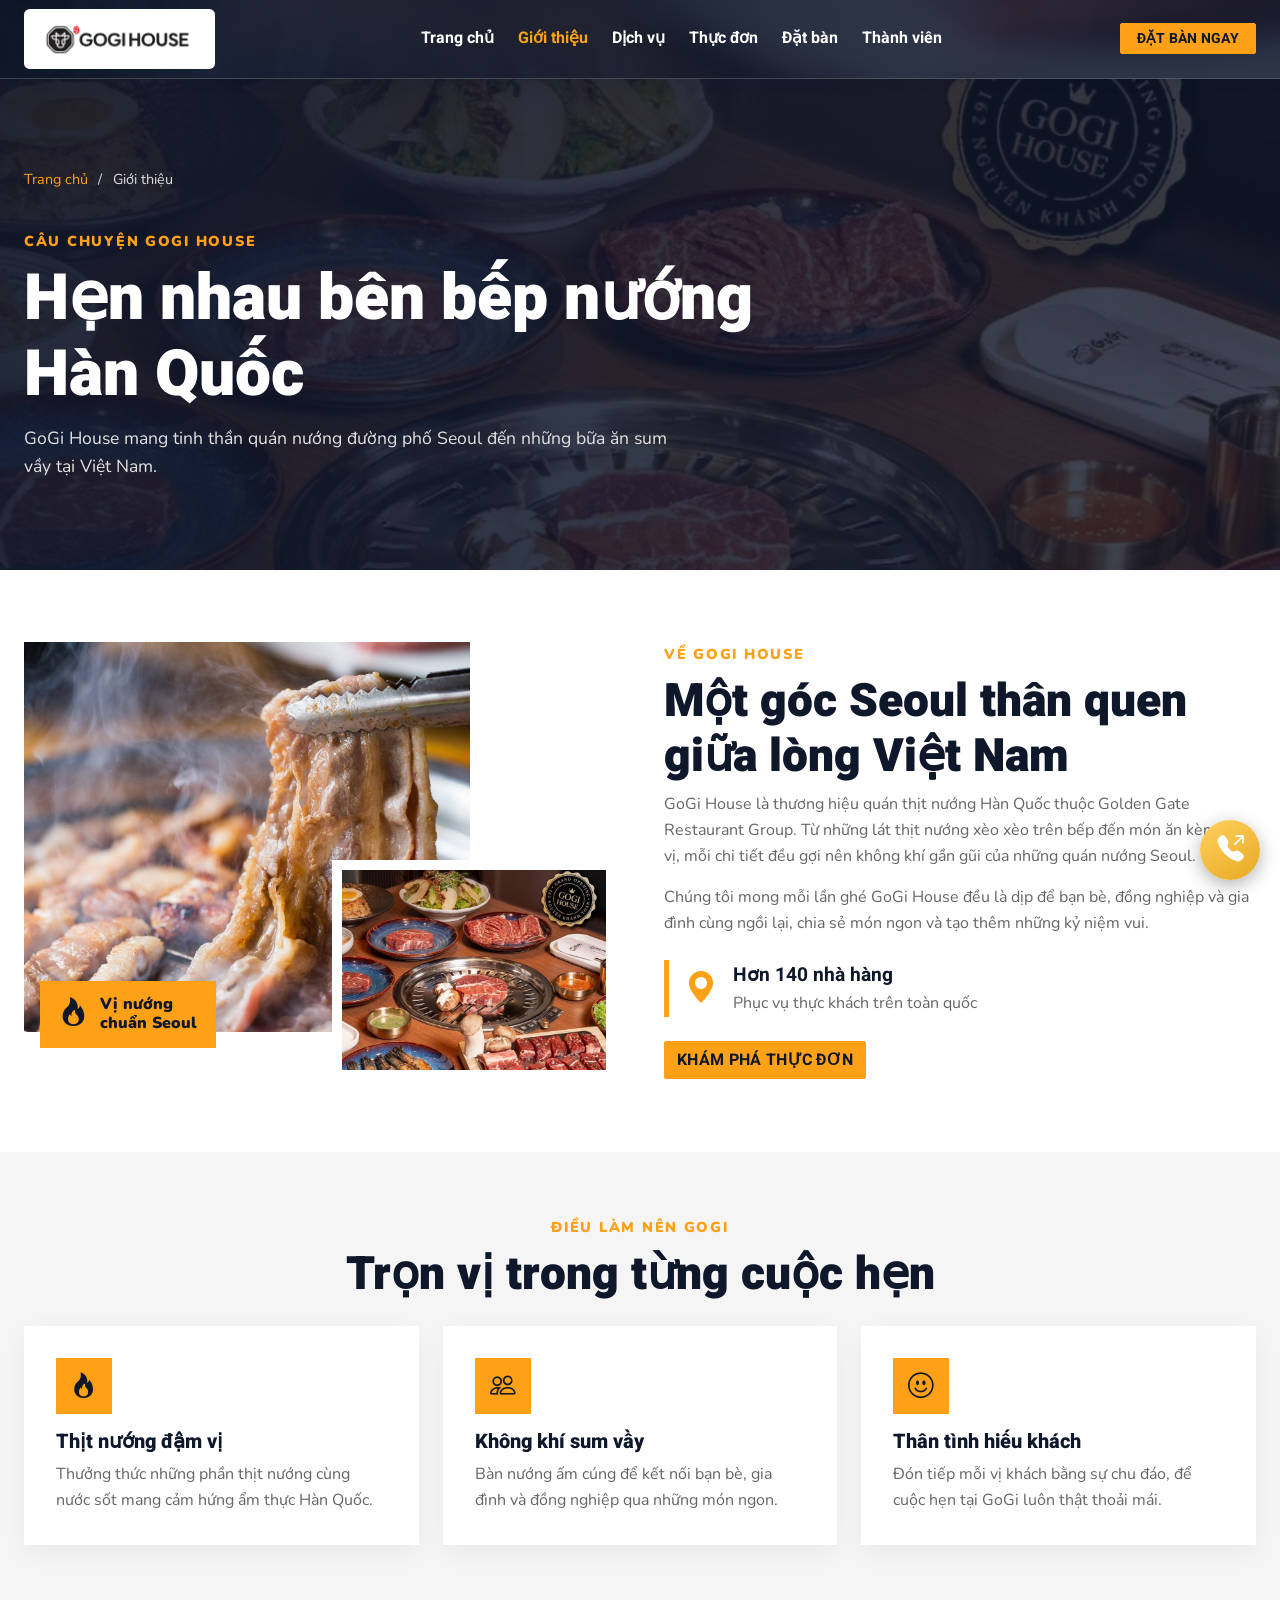
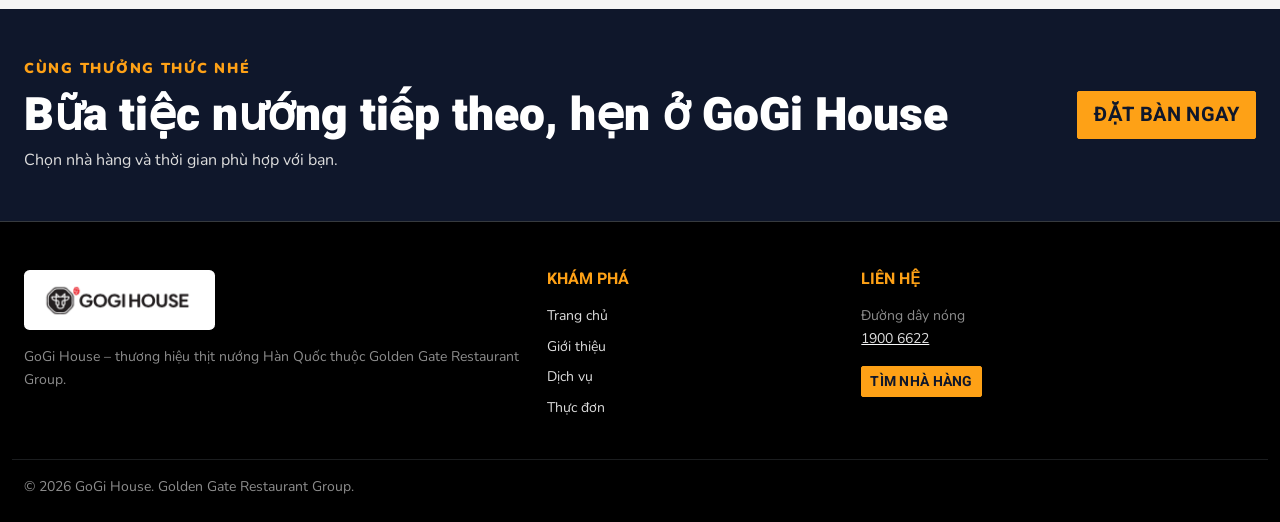
<file: html/about.html>
<!DOCTYPE html>
<html lang="vi">
<head>
  <meta charset="UTF-8">
  <meta name="viewport" content="width=device-width, initial-scale=1.0">
  <meta name="theme-color" content="#0f172b">
  <title>Giới thiệu GoGi House | Thịt nướng Hàn Quốc</title>
  <link href="https://cdn.jsdelivr.net/npm/bootstrap@5.3.3/dist/css/bootstrap.min.css" rel="stylesheet" integrity="sha384-QWTKZyjpPEjISv5WaRU9OFeRpok6YctnYmDr5pNlyT2bRjXh0JMhjY6hW+ALEwIH" crossorigin="anonymous">
  <link rel="stylesheet" href="https://cdn.jsdelivr.net/npm/bootstrap-icons@1.11.3/font/bootstrap-icons.min.css">
  <link rel="stylesheet" href="../css/restoran-theme.css">
</head>
<body class="d-flex flex-column min-vh-100">
  <nav class="navbar navbar-expand-lg navbar-dark bg-black sticky-top border-bottom border-secondary border-opacity-50 py-3 shadow">
    <div class="container">
      <a class="navbar-brand bg-white rounded-3 px-2 py-1 d-inline-flex align-items-center" href="../index.html"><img src="../image/Logo.png" alt="GoGi House" class="img-fluid"></a>
      <button class="navbar-toggler border-secondary" type="button" data-bs-toggle="collapse" data-bs-target="#mainNavbar" aria-controls="mainNavbar" aria-expanded="false" aria-label="Mở điều hướng"><span class="navbar-toggler-icon"></span></button>
      <div class="collapse navbar-collapse" id="mainNavbar">
        <ul class="navbar-nav mx-auto mb-2 mb-lg-0 gap-lg-2">
  <li class="nav-item"><a class="nav-link fw-semibold" href="../index.html">Trang chủ</a></li>
  <li class="nav-item"><a class="nav-link active fw-semibold text-warning" href="about.html">Giới thiệu</a></li>
  <li class="nav-item"><a class="nav-link fw-semibold" href="service.html">Dịch vụ</a></li>
  <li class="nav-item"><a class="nav-link fw-semibold" href="menu.html">Thực đơn</a></li>
  <li class="nav-item"><a class="nav-link fw-semibold" href="booking.html">Đặt bàn</a></li>
  <li class="nav-item"><a class="nav-link fw-semibold" href="members.html">Thành viên</a></li>
</ul>
        <a href="booking.html" class="btn btn-warning btn-sm fw-bold px-3">Đặt bàn ngay</a>
      </div>
    </div>
  </nav>

  <main class="flex-grow-1">
    <header class="theme-page-hero about-page-hero">
      <div class="container">
        <nav aria-label="Điều hướng trang"><a href="../index.html">Trang chủ</a><span>/</span><span>Giới thiệu</span></nav>
        <p class="theme-kicker">Câu chuyện GoGi House</p>
        <h1>Hẹn nhau bên bếp nướng Hàn Quốc</h1>
        <p>GoGi House mang tinh thần quán nướng đường phố Seoul đến những bữa ăn sum vầy tại Việt Nam.</p>
      </div>
    </header>

    <section class="about-story py-5" aria-labelledby="aboutStoryTitle">
      <div class="container py-lg-4"><div class="row align-items-center g-5">
        <div class="col-lg-6"><div class="about-story-photos">
          <img class="about-story-main" src="../image/trangchu2.jpg" alt="Bữa tiệc thịt nướng tại GoGi House">
          <img class="about-story-detail" src="../image/trangchu1.jpg" alt="Không gian ấm cúng tại GoGi House">
          <span class="about-photo-stamp"><i class="bi bi-fire"></i><span>Vị nướng<br>chuẩn Seoul</span></span>
        </div></div>
        <div class="col-lg-6">
          <p class="theme-kicker">Về GoGi House</p>
          <h2 class="theme-section-title" id="aboutStoryTitle">Một góc Seoul thân quen giữa lòng Việt Nam</h2>
          <p>GoGi House là thương hiệu quán thịt nướng Hàn Quốc thuộc Golden Gate Restaurant Group. Từ những lát thịt nướng xèo xèo trên bếp đến món ăn kèm đậm vị, mỗi chi tiết đều gợi nên không khí gần gũi của những quán nướng Seoul.</p>
          <p>Chúng tôi mong mỗi lần ghé GoGi House đều là dịp để bạn bè, đồng nghiệp và gia đình cùng ngồi lại, chia sẻ món ngon và tạo thêm những kỷ niệm vui.</p>
          <div class="about-brand-fact"><i class="bi bi-geo-alt-fill"></i><div><strong>Hơn 140 nhà hàng</strong><span>Phục vụ thực khách trên toàn quốc</span></div></div>
          <a href="menu.html" class="btn btn-warning mt-4">Khám phá thực đơn</a>
        </div>
      </div></div>
    </section>

    <section class="about-values py-5" aria-labelledby="aboutValuesTitle"><div class="container py-lg-3">
      <div class="text-center mb-4"><p class="theme-kicker">Điều làm nên GoGi</p><h2 class="theme-section-title" id="aboutValuesTitle">Trọn vị trong từng cuộc hẹn</h2></div>
      <div class="row g-4">
        <div class="col-md-4"><article class="about-value-card"><i class="bi bi-fire"></i><h3>Thịt nướng đậm vị</h3><p>Thưởng thức những phần thịt nướng cùng nước sốt mang cảm hứng ẩm thực Hàn Quốc.</p></article></div>
        <div class="col-md-4"><article class="about-value-card"><i class="bi bi-people"></i><h3>Không khí sum vầy</h3><p>Bàn nướng ấm cúng để kết nối bạn bè, gia đình và đồng nghiệp qua những món ngon.</p></article></div>
        <div class="col-md-4"><article class="about-value-card"><i class="bi bi-emoji-smile"></i><h3>Thân tình hiếu khách</h3><p>Đón tiếp mỗi vị khách bằng sự chu đáo, để cuộc hẹn tại GoGi luôn thật thoải mái.</p></article></div>
      </div>
    </div></section>

    <section class="home-booking py-5"><div class="container d-flex flex-column flex-lg-row justify-content-between align-items-lg-center gap-3"><div><p class="theme-kicker">Cùng thưởng thức nhé</p><h2 class="theme-section-title mb-1">Bữa tiệc nướng tiếp theo, hẹn ở GoGi House</h2><p class="mb-0">Chọn nhà hàng và thời gian phù hợp với bạn.</p></div><a class="btn btn-warning btn-lg" href="booking.html">Đặt bàn ngay</a></div></section>
  </main>

  <footer class="bg-black text-light pt-5 pb-4 border-top border-secondary border-opacity-50 mt-auto"><div class="container">
    <div class="row g-4 pb-4 border-bottom border-secondary border-opacity-25">
      <div class="col-lg-5"><a href="../index.html" class="bg-white rounded-3 px-2 py-1 d-inline-block mb-3"><img src="../image/Logo.png" alt="GoGi House" class="img-fluid"></a><p class="small text-secondary mb-0">GoGi House – thương hiệu thịt nướng Hàn Quốc thuộc Golden Gate Restaurant Group.</p></div>
      <div class="col-6 col-lg-3"><h2 class="h6 text-warning fw-bold text-uppercase mb-3">Khám phá</h2><ul class="list-unstyled d-grid gap-2 small"><li><a href="../index.html" class="link-light link-underline-opacity-0">Trang chủ</a></li><li><a href="about.html" class="link-light link-underline-opacity-0">Giới thiệu</a></li><li><a href="service.html" class="link-light link-underline-opacity-0">Dịch vụ</a></li><li><a href="menu.html" class="link-light link-underline-opacity-0">Thực đơn</a></li></ul></div>
      <div class="col-6 col-lg-4"><h2 class="h6 text-warning fw-bold text-uppercase mb-3">Liên hệ</h2><p class="small text-secondary">Đường dây nóng<br><a class="link-light" href="tel:19006622">1900 6622</a></p><a href="booking.html" class="btn btn-warning btn-sm">Tìm nhà hàng</a></div>
    </div><div class="pt-3 small text-secondary">© 2026 GoGi House. Golden Gate Restaurant Group.</div>
  </div></footer>
  <script src="https://cdn.jsdelivr.net/npm/bootstrap@5.3.3/dist/js/bootstrap.bundle.min.js" integrity="sha384-YvpcrYf0tY3lHB60NNkmXc5s9fDVZLESaAA55NDzOxhy9GkcIdslK1eN7N6jIeHz" crossorigin="anonymous"></script>
  <a class="floating-call" href="tel:19006622" aria-label="Gọi hotline GoGi House 1900 6622"><i class="bi bi-telephone-outbound-fill" aria-hidden="true"></i></a>
</body>
</html>
</file>
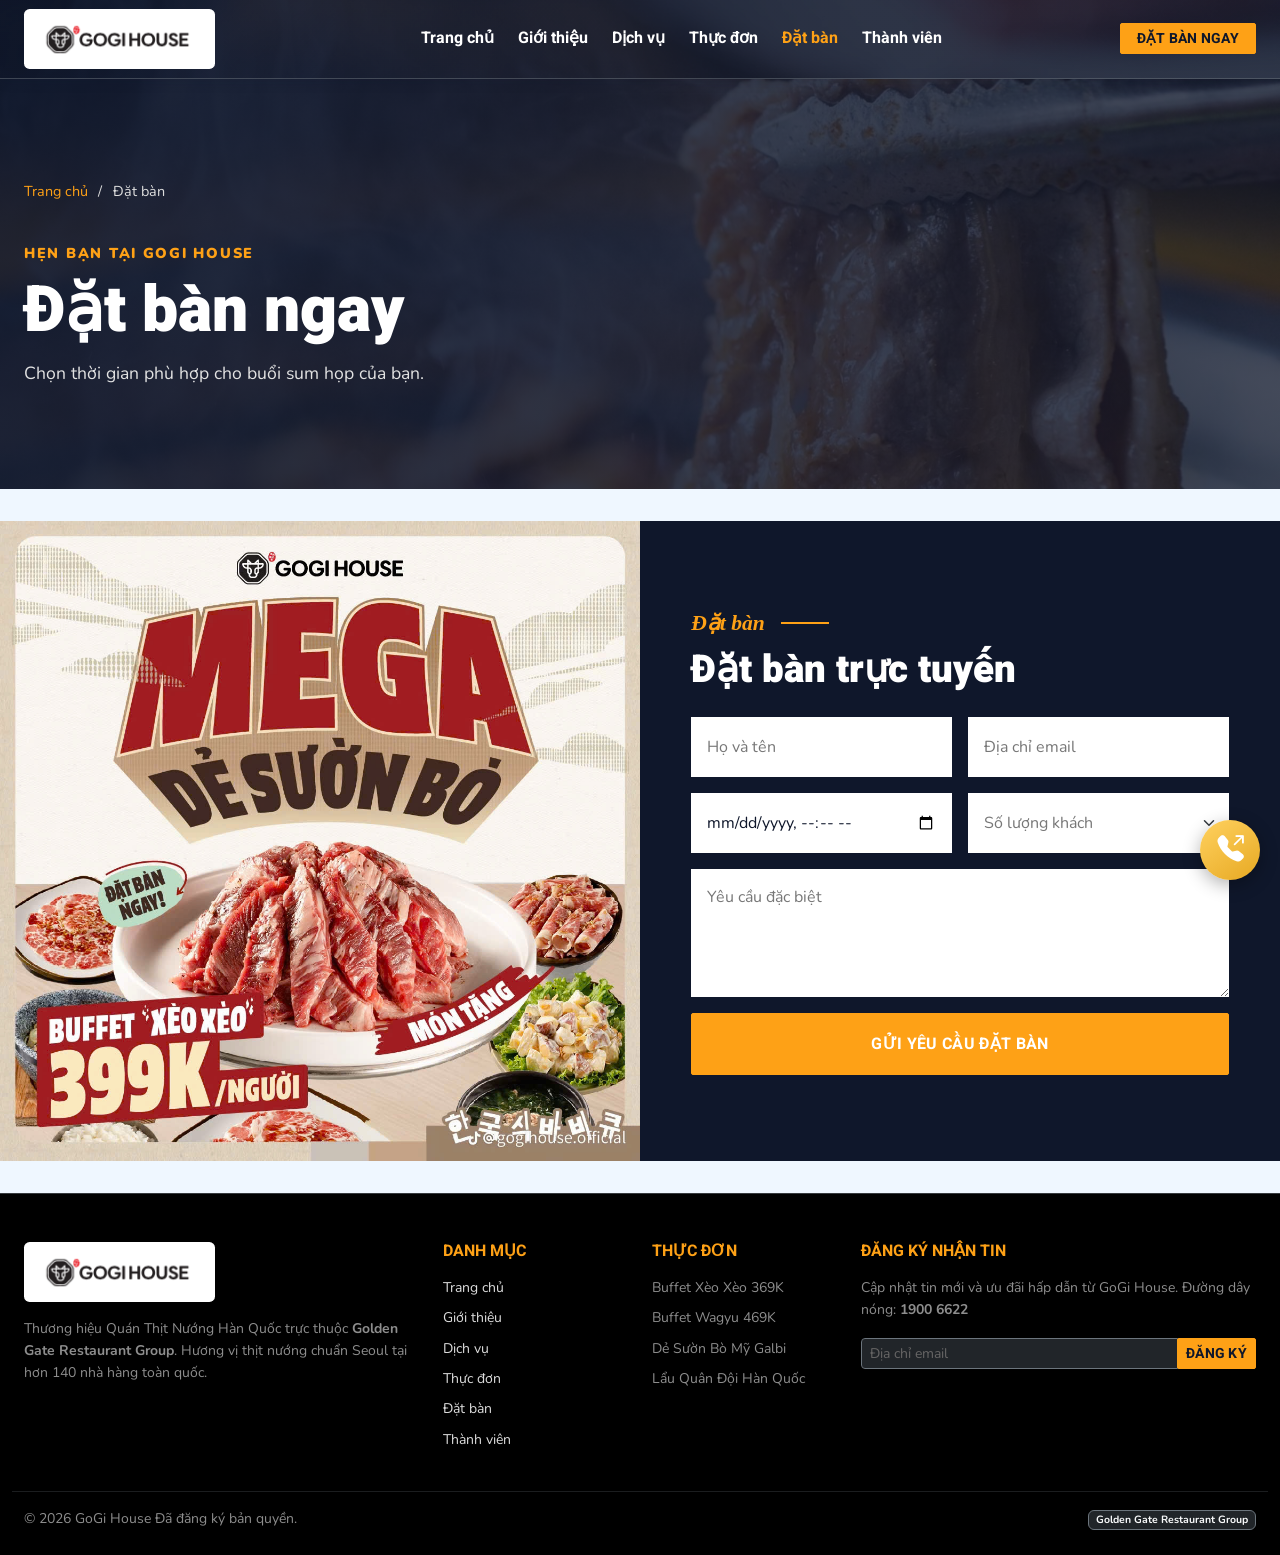
<file: html/booking.html>
<!DOCTYPE html>
<html lang="vi">

<head>
  <meta charset="UTF-8">
  <meta name="viewport" content="width=device-width, initial-scale=1.0">
  <title>Đặt bàn GoGi House | Nhà hàng thịt nướng Hàn Quốc</title>
  <!-- Bootstrap 5.3 CSS -->
  <link href="https://cdn.jsdelivr.net/npm/bootstrap@5.3.3/dist/css/bootstrap.min.css" rel="stylesheet"
    integrity="sha384-QWTKZyjpPEjISv5WaRU9OFeRpok6YctnYmDr5pNlyT2bRjXh0JMhjY6hW+ALEwIH" crossorigin="anonymous">
  <!-- Bootstrap Icons -->
  <link rel="stylesheet" href="https://cdn.jsdelivr.net/npm/bootstrap-icons@1.11.3/font/bootstrap-icons.min.css">
  <link rel="stylesheet" href="../css/restoran-theme.css">
</head>

<body class="bg-body-tertiary d-flex flex-column min-vh-100">
  <!-- Default Bootstrap Header / Navbar -->
  <nav
    class="navbar navbar-expand-lg navbar-dark bg-black sticky-top border-bottom border-secondary border-opacity-50 py-3 shadow">
    <div class="container">
      <a class="navbar-brand bg-white rounded-3 px-2 py-1 d-inline-flex align-items-center" href="../index.html">
        <img src="../image/Logo.png" alt="GoGi House Logo" class="img-fluid">
      </a>
      <button class="navbar-toggler border-secondary" type="button" data-bs-toggle="collapse"
        data-bs-target="#mainNavbar" aria-controls="mainNavbar" aria-expanded="false" aria-label="Toggle navigation">
        <span class="navbar-toggler-icon"></span>
      </button>
      <div class="collapse navbar-collapse" id="mainNavbar">
        <ul class="navbar-nav mx-auto mb-2 mb-lg-0 gap-lg-2">
          <li class="nav-item"><a class="nav-link fw-semibold" href="../index.html">Trang chủ</a></li>
          <li class="nav-item"><a class="nav-link fw-semibold" href="about.html">Giới thiệu</a></li>
          <li class="nav-item"><a class="nav-link fw-semibold" href="service.html">Dịch vụ</a></li>
          <li class="nav-item"><a class="nav-link fw-semibold" href="menu.html">Thực đơn</a></li>
          <li class="nav-item"><a class="nav-link active fw-semibold text-warning" href="booking.html">Đặt bàn</a></li>
          <li class="nav-item"><a class="nav-link fw-semibold" href="members.html">Thành viên</a></li>
        </ul>
        <div class="d-flex align-items-center gap-2">

          <a href="#reservationTitle" class="btn btn-warning btn-sm fw-bold text-dark px-3">Đặt bàn ngay</a>
        </div>
      </div>
    </div>
  </nav>


  <header class="theme-page-hero booking-page-hero">
    <div class="container">
      <nav aria-label="Điều hướng trang"><a href="../index.html">Trang chủ</a><span>/</span><span>Đặt bàn</span></nav>
      <p class="theme-kicker">Hẹn bạn tại GoGi House</p>
      <h1>Đặt bàn ngay</h1>
      <p>Chọn thời gian phù hợp cho buổi sum họp của bạn.</p>
    </div>
  </header>
  <main class="flex-grow-1 booking-page">
    <section class="reservation-section" aria-labelledby="reservationTitle">
      <div class="container reservation-layout">
        <div class="reservation-photo-frame">
          <img class="reservation-photo" src="../image/DatBan.jpg" alt="Khách hàng dùng bữa tại GoGi House">
        </div>
        <div class="reservation-form-panel">
          <p class="reservation-kicker"><span>Đặt bàn</span></p>
          <h1 id="reservationTitle">Đặt bàn trực tuyến</h1>
          <form action="booking.html" method="get" class="reservation-form">
            <div class="reservation-fields">
              <div><label class="visually-hidden" for="reservationName">Họ và tên</label><input class="form-control"
                  id="reservationName" name="name" type="text" placeholder="Họ và tên" autocomplete="name" required>
              </div>
              <div><label class="visually-hidden" for="reservationEmail">Email</label><input class="form-control"
                  id="reservationEmail" name="email" type="email" placeholder="Địa chỉ email" autocomplete="email"
                  required></div>
              <div><label class="visually-hidden" for="reservationDate">Ngày và giờ</label><input class="form-control"
                  id="reservationDate" name="datetime" type="datetime-local" aria-label="Ngày và giờ đặt bàn" required>
              </div>
              <div><label class="visually-hidden" for="reservationGuests">Số lượng khách</label><select
                  class="form-select" id="reservationGuests" name="guests" required>
                  <option value="" selected disabled>Số lượng khách</option>
                  <option>1 người</option>
                  <option>2 người</option>
                  <option>3 người</option>
                  <option>4 người</option>
                  <option>5 người</option>
                  <option>6 người</option>
                  <option>7 người</option>
                  <option>8 người</option>
                  <option>9 người</option>
                  <option>10 người</option>
                  <option>Trên 10 người</option>
                </select></div>
              <div class="reservation-request"><label class="visually-hidden" for="reservationRequest">Yêu cầu đặc
                  biệt</label><textarea class="form-control" id="reservationRequest" name="request"
                  placeholder="Yêu cầu đặc biệt" rows="4"></textarea></div>
            </div>
            <button class="btn btn-warning reservation-submit" type="submit">Gửi yêu cầu đặt bàn</button>
          </form>
        </div>
      </div>
    </section>
  </main>

  <!-- Default Bootstrap Footer -->
  <footer class="bg-black text-light pt-5 pb-4 border-top border-secondary border-opacity-50 mt-auto">
    <div class="container">
      <div class="row g-4 pb-4 border-bottom border-secondary border-opacity-25">
        <div class="col-lg-4">
          <div class="mb-3">
            <a href="../index.html" class="bg-white rounded-3 px-2 py-1 d-inline-block">
              <img src="../image/Logo.png" alt="GoGi House Logo" class="img-fluid">
            </a>
          </div>
          <p class="small text-secondary mb-3">
            Thương hiệu Quán Thịt Nướng Hàn Quốc trực thuộc <strong>Golden Gate Restaurant Group</strong>. Hương vị thịt
            nướng chuẩn Seoul tại hơn 140 nhà hàng toàn quốc.
          </p>
          <div class="d-flex gap-2">




          </div>
        </div>

        <div class="col-6 col-lg-2">
          <h6 class="text-warning fw-bold text-uppercase mb-3">Danh mục</h6>
          <ul class="list-unstyled d-grid gap-2 small">
            <li><a href="../index.html" class="link-light link-underline-opacity-0 link-underline-opacity-100-hover">Trang
                chủ</a></li>
            <li><a href="about.html" class="link-light link-underline-opacity-0 link-underline-opacity-100-hover">Giới
                thiệu</a></li>
            <li><a href="service.html" class="link-light link-underline-opacity-0 link-underline-opacity-100-hover">Dịch
                vụ</a></li>
            <li><a href="menu.html" class="link-light link-underline-opacity-0 link-underline-opacity-100-hover">Thực
                đơn</a></li>
            <li><a href="booking.html" class="link-light link-underline-opacity-0 link-underline-opacity-100-hover">Đặt
                bàn</a></li>
            <li><a href="members.html"
                class="link-light link-underline-opacity-0 link-underline-opacity-100-hover">Thành viên</a></li>
          </ul>
        </div>

        <div class="col-6 col-lg-2">
          <h6 class="text-warning fw-bold text-uppercase mb-3">Thực đơn</h6>
          <ul class="list-unstyled d-grid gap-2 small text-secondary">
            <li>Buffet Xèo Xèo 369K</li>
            <li>Buffet Wagyu 469K</li>
            <li>Dẻ Sườn Bò Mỹ Galbi</li>
            <li>Lẩu Quân Đội Hàn Quốc</li>
          </ul>
        </div>

        <div class="col-lg-4">
          <h6 class="text-warning fw-bold text-uppercase mb-3">Đăng ký nhận tin</h6>
          <p class="small text-secondary mb-3">Cập nhật tin mới và ưu đãi hấp dẫn từ GoGi House. Đường dây nóng:
            <strong>1900 6622</strong></p>
          <div class="input-group input-group-sm">
            <input type="email" class="form-control bg-dark text-white border-secondary" placeholder="Địa chỉ email">
            <button type="button" class="btn btn-danger fw-semibold">Đăng ký</button>
          </div>
        </div>
      </div>

      <div class="d-flex flex-wrap justify-content-between align-items-center pt-3 small text-secondary">
        <div>&copy; 2026 GoGi House Đã đăng ký bản quyền.</div>
        <div><span class="badge bg-dark border border-secondary text-light">Golden Gate Restaurant Group</span></div>
      </div>
    </div>
  </footer>

  <!-- Bootstrap 5.3 JS Bundle -->
  <script src="https://cdn.jsdelivr.net/npm/bootstrap@5.3.3/dist/js/bootstrap.bundle.min.js"
    integrity="sha384-YvpcrYf0tY3lHB60NNkmXc5s9fDVZLESaAA55NDzOxhy9GkcIdslK1eN7N6jIeHz"
    crossorigin="anonymous"></script>
  <a class="floating-call" href="tel:19006622" aria-label="Gọi hotline GoGi House 1900 6622"><i
      class="bi bi-telephone-outbound-fill" aria-hidden="true"></i></a>
</body>

</html>
</file>
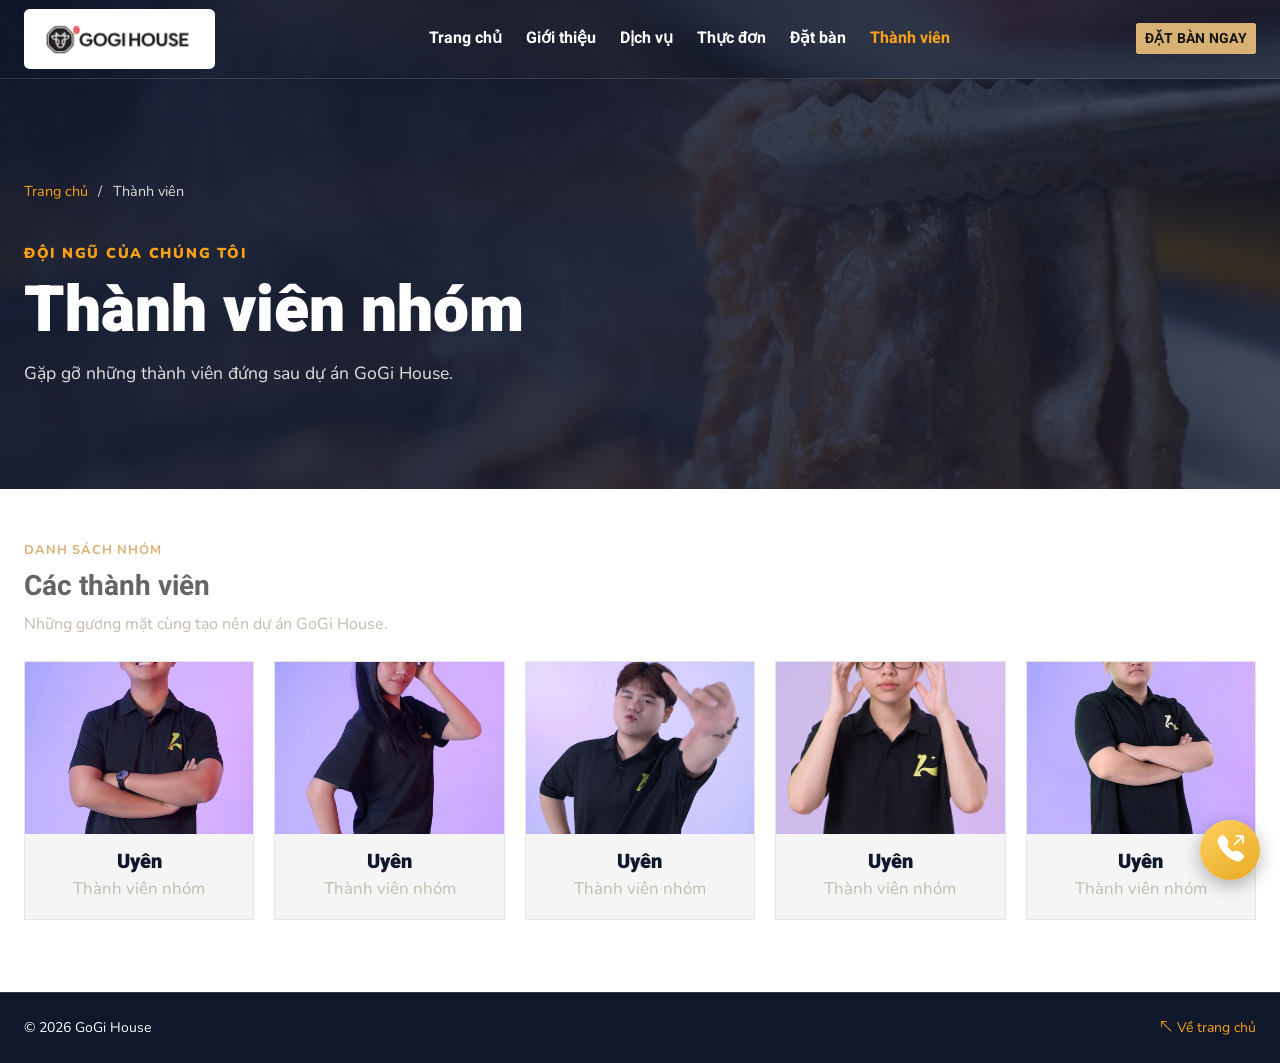
<file: html/members.html>
<!DOCTYPE html>
<html lang="vi">

<head>
  <meta charset="UTF-8">
  <meta name="viewport" content="width=device-width, initial-scale=1.0">
  <meta name="theme-color" content="#0f172b">
  <title>Thành viên nhóm | GoGi House</title>
  <link href="https://cdn.jsdelivr.net/npm/bootstrap@5.3.3/dist/css/bootstrap.min.css" rel="stylesheet"
    integrity="sha384-QWTKZyjpPEjISv5WaRU9OFeRpok6YctnYmDr5pNlyT2bRjXh0JMhjY6hW+ALEwIH" crossorigin="anonymous">
  <link rel="stylesheet" href="https://cdn.jsdelivr.net/npm/bootstrap-icons@1.11.3/font/bootstrap-icons.min.css">
  <link rel="stylesheet" href="../css/restoran-theme.css">
</head>

<body class="d-flex flex-column min-vh-100">

  <nav class="navbar navbar-expand-lg navbar-dark sticky-top">
    <div class="container">
      <a class="navbar-brand bg-white rounded-3 px-2 py-1 d-inline-flex align-items-center" href="../index.html"
        aria-label="GoGi House — Trang chủ">
        <img src="../image/Logo.png" alt="GoGi House">
      </a>
      <button class="navbar-toggler" type="button" data-bs-toggle="collapse" data-bs-target="#mainNavbar"
        aria-controls="mainNavbar" aria-expanded="false" aria-label="Mở điều hướng">
        <span class="navbar-toggler-icon"></span>
      </button>
      <div class="collapse navbar-collapse" id="mainNavbar">
        <ul class="navbar-nav mx-auto mb-2 mb-lg-0 gap-lg-2">
  <li class="nav-item"><a class="nav-link fw-semibold" href="../index.html">Trang chủ</a></li>
  <li class="nav-item"><a class="nav-link fw-semibold" href="about.html">Giới thiệu</a></li>
  <li class="nav-item"><a class="nav-link fw-semibold" href="service.html">Dịch vụ</a></li>
  <li class="nav-item"><a class="nav-link fw-semibold" href="menu.html">Thực đơn</a></li>
  <li class="nav-item"><a class="nav-link fw-semibold" href="booking.html">Đặt bàn</a></li>
  <li class="nav-item"><a class="nav-link active fw-semibold text-warning" href="members.html">Thành viên</a></li>
</ul>
        <a href="booking.html" class="btn btn-warm btn-sm fw-bold">Đặt bàn ngay</a>
      </div>
    </div>
  </nav>

  <main class="flex-grow-1">
    <header class="theme-page-hero"><div class="container"><nav aria-label="Điều hướng trang"><a href="../index.html">Trang chủ</a><span>/</span><span>Thành viên</span></nav><p class="theme-kicker">Đội ngũ của chúng tôi</p><h1>Thành viên nhóm</h1><p>Gặp gỡ những thành viên đứng sau dự án GoGi House.</p></div></header>

    <section class="py-5">
      <div class="container">
        <div class="roster-heading mb-4">
          <span class="section-kicker">Danh sách nhóm</span>
          <h2 class="h3 fw-bold mt-2 mb-2">Các thành viên</h2>
          <p class="mb-0">Những gương mặt cùng tạo nên dự án GoGi House.</p>
        </div>

        <div class="member-list" aria-label="Danh sách thành viên">
          <article class="member-card">
            <img class="member-avatar" src="../image/member01.jpg" alt="Ảnh đại diện của Uyên">
            <div class="member-info">
              <h3 class="member-name">Uyên</h3>
              <p class="member-caption">Thành viên nhóm</p>
            </div>
          </article>
          <article class="member-card">
            <img class="member-avatar" src="../image/member02.jpg" alt="Ảnh đại diện của Uyên">
            <div class="member-info">
              <h3 class="member-name">Uyên</h3>
              <p class="member-caption">Thành viên nhóm</p>
            </div>
          </article>
          <article class="member-card">
            <img class="member-avatar" src="../image/member03.jpg" alt="Ảnh đại diện của Uyên">
            <div class="member-info">
              <h3 class="member-name">Uyên</h3>
              <p class="member-caption">Thành viên nhóm</p>
            </div>
          </article>
          <article class="member-card">
            <img class="member-avatar" src="../image/member04.jpg" alt="Ảnh đại diện của Uyên">
            <div class="member-info">
              <h3 class="member-name">Uyên</h3>
              <p class="member-caption">Thành viên nhóm</p>
            </div>
          </article>
          <article class="member-card">
            <img class="member-avatar" src="../image/member05.jpg" alt="Ảnh đại diện của Uyên">
            <div class="member-info">
              <h3 class="member-name">Uyên</h3>
              <p class="member-caption">Thành viên nhóm</p>
            </div>
          </article>
        </div>

      </div>
    </section>
  </main>

  <footer class="site-footer py-4 mt-auto">
    <div class="container d-flex flex-wrap justify-content-between align-items-center gap-2 small">
      <span>© 2026 GoGi House</span>
      <a href="../index.html" class="footer-link"><i class="bi bi-arrow-up-left me-1"></i>Về trang chủ</a>
    </div>
  </footer>

  <script src="https://cdn.jsdelivr.net/npm/bootstrap@5.3.3/dist/js/bootstrap.bundle.min.js"
    integrity="sha384-YvpcrYf0tY3lHB60NNkmXc5s9fDVZLESaAA55NDzOxhy9GkcIdslK1eN7N6jIeHz"
    crossorigin="anonymous"></script>
  <a class="floating-call" href="tel:19006622" aria-label="Gọi hotline GoGi House 1900 6622"><i class="bi bi-telephone-outbound-fill" aria-hidden="true"></i></a>
</body>

</html>
</file>
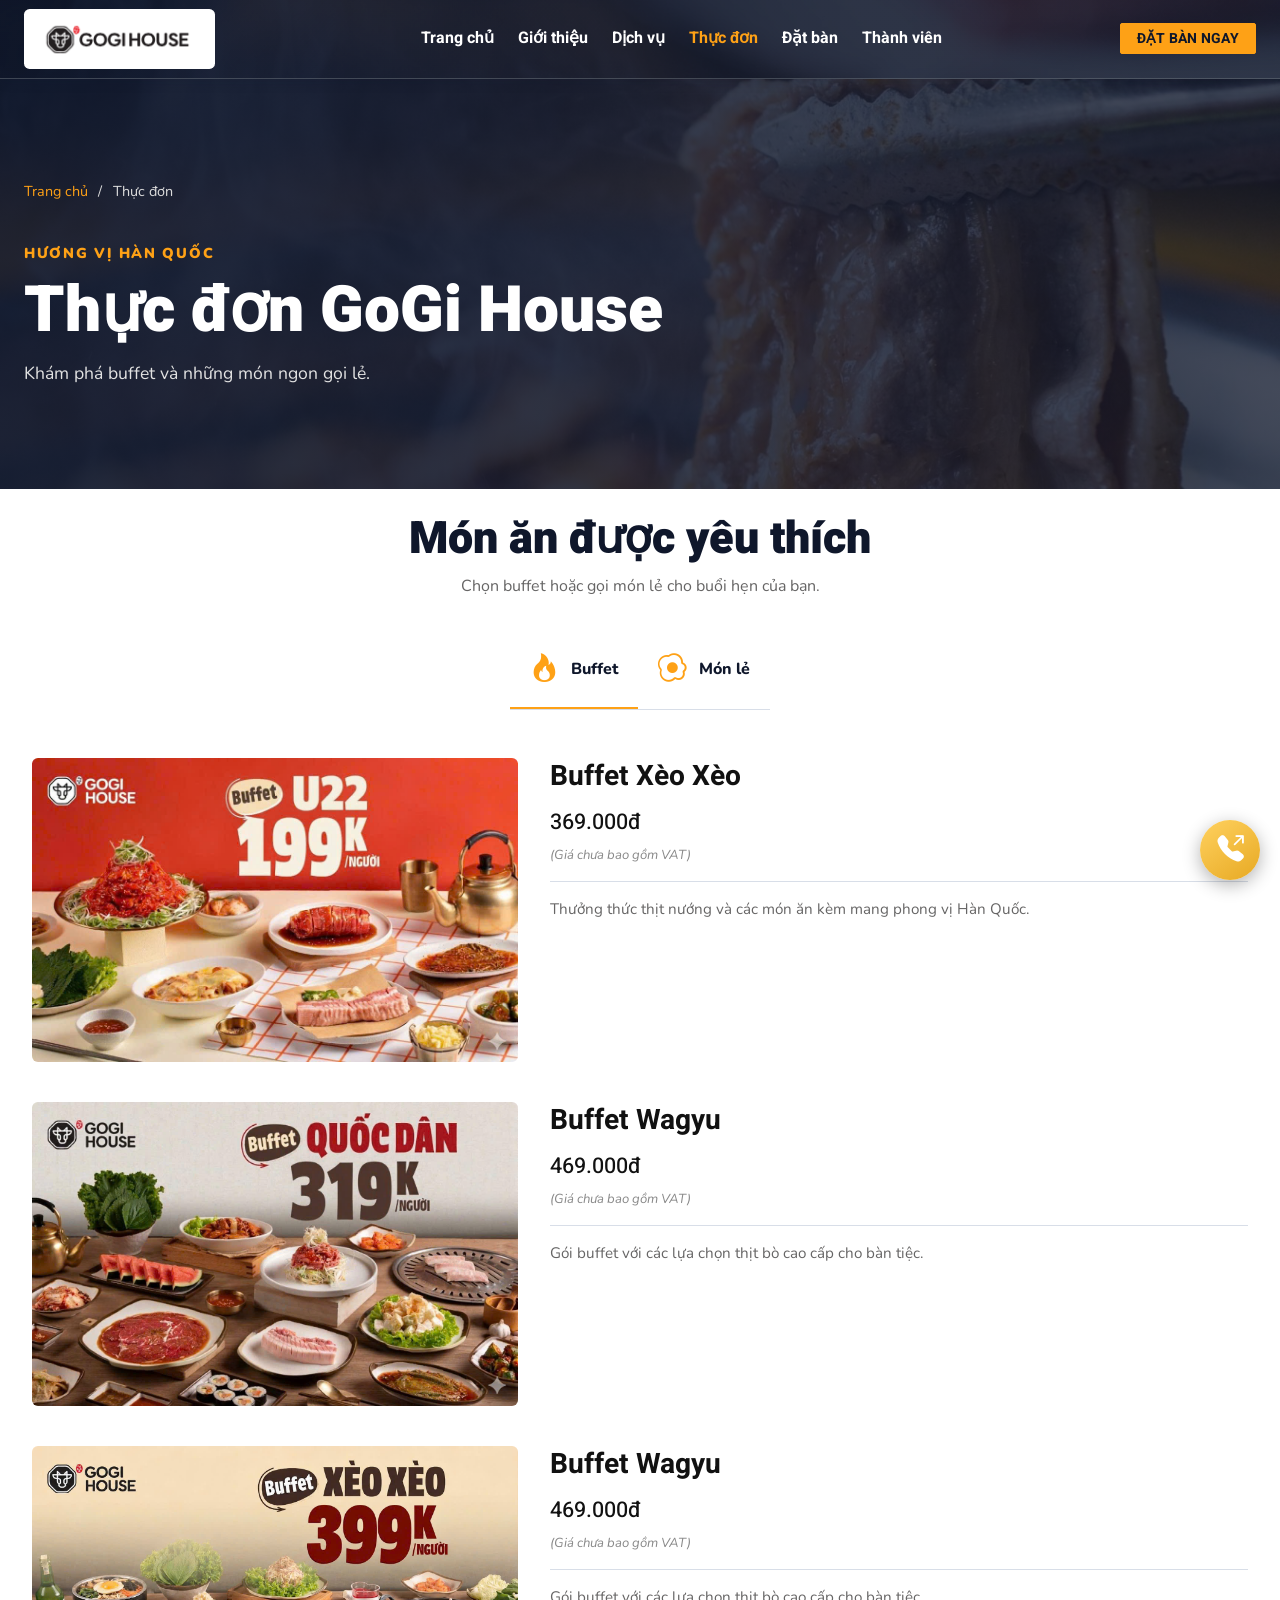
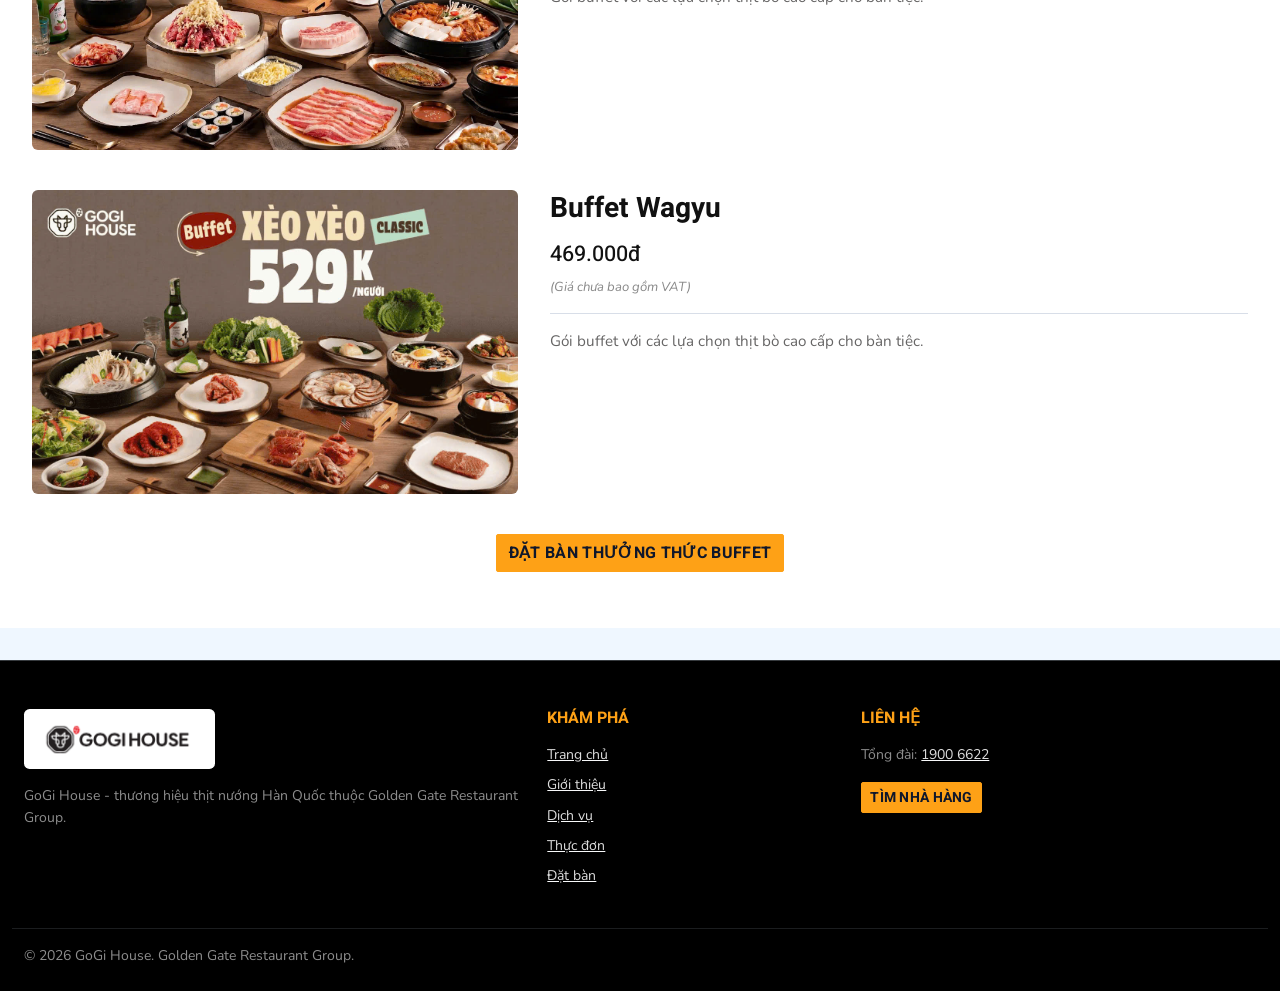
<file: html/menu.html>
<!DOCTYPE html>
<html lang="vi">
<head>
  <meta charset="UTF-8">
  <meta name="viewport" content="width=device-width, initial-scale=1.0">
  <meta name="theme-color" content="#0f172b">
  <title>Thực đơn GoGi House | Buffet và món lẻ</title>
  <link href="https://cdn.jsdelivr.net/npm/bootstrap@5.3.3/dist/css/bootstrap.min.css" rel="stylesheet" integrity="sha384-QWTKZyjpPEjISv5WaRU9OFeRpok6YctnYmDr5pNlyT2bRjXh0JMhjY6hW+ALEwIH" crossorigin="anonymous">
  <link rel="stylesheet" href="https://cdn.jsdelivr.net/npm/bootstrap-icons@1.11.3/font/bootstrap-icons.min.css">
  <link rel="stylesheet" href="../css/restoran-theme.css">
</head>
<body class="d-flex flex-column min-vh-100">
  <nav class="navbar navbar-expand-lg navbar-dark bg-black sticky-top border-bottom border-secondary border-opacity-50 py-3 shadow">
    <div class="container">
      <a class="navbar-brand bg-white rounded-3 px-2 py-1 d-inline-flex align-items-center" href="../index.html"><img src="../image/Logo.png" alt="GoGi House" class="img-fluid"></a>
      <button class="navbar-toggler border-secondary" type="button" data-bs-toggle="collapse" data-bs-target="#mainNavbar" aria-controls="mainNavbar" aria-expanded="false" aria-label="Mở điều hướng"><span class="navbar-toggler-icon"></span></button>
      <div class="collapse navbar-collapse" id="mainNavbar">
        <ul class="navbar-nav mx-auto mb-2 mb-lg-0 gap-lg-2">
          <li class="nav-item"><a class="nav-link fw-semibold" href="../index.html">Trang chủ</a></li>
          <li class="nav-item"><a class="nav-link fw-semibold" href="about.html">Giới thiệu</a></li>
          <li class="nav-item"><a class="nav-link fw-semibold" href="service.html">Dịch vụ</a></li>
          <li class="nav-item"><a class="nav-link active fw-semibold text-warning" href="menu.html" aria-current="page">Thực đơn</a></li>
          <li class="nav-item"><a class="nav-link fw-semibold" href="booking.html">Đặt bàn</a></li>
          <li class="nav-item"><a class="nav-link fw-semibold" href="members.html">Thành viên</a></li>
        </ul>
        <a href="booking.html" class="btn btn-warning btn-sm fw-bold px-3">Đặt bàn ngay</a>
      </div>
    </div>
  </nav>

  <header class="theme-page-hero menu-page-hero"><div class="container"><nav aria-label="Điều hướng trang"><a href="../index.html">Trang chủ</a><span>/</span><span>Thực đơn</span></nav><p class="theme-kicker">Hương vị Hàn Quốc</p><h1>Thực đơn GoGi House</h1><p>Khám phá buffet và những món ngon gọi lẻ.</p></div></header>
  <main class="menu-redesign flex-grow-1">
    <section class="menu-redesign-section" aria-labelledby="menuPageTitle">
      <div class="container menu-redesign-container">
        <header class="menu-redesign-heading">
          <p class="theme-kicker">GOGI HOUSE</p>
          <h1 id="menuPageTitle">Món ăn được yêu thích</h1>
          <p>Chọn buffet hoặc gọi món lẻ cho buổi hẹn của bạn.</p>
        </header>

        <div class="menu-category-tabs" role="tablist" aria-label="Danh mục thực đơn">
          <button class="menu-category-tab active" id="buffet-tab" type="button" role="tab" aria-controls="buffet-panel" aria-selected="true" data-menu-panel="buffet-panel"><i class="bi bi-fire" aria-hidden="true"></i><span>Buffet</span></button>
          <button class="menu-category-tab" id="ala-carte-tab" type="button" role="tab" aria-controls="ala-carte-panel" aria-selected="false" data-menu-panel="ala-carte-panel"><i class="bi bi-egg-fried" aria-hidden="true"></i><span>Món lẻ</span></button>
        </div>

        <section class="menu-redesign-panel" id="buffet-panel" role="tabpanel" aria-labelledby="buffet-tab">
          <div class="menu-items-grid">
            <article class="menu-item">
              <img class="menu-item-photo" src="../image/Buffet01.jpg" alt="Buffet Xèo Xèo">
              <div class="menu-item-details"><div class="menu-item-title"><h2>Buffet Xèo Xèo</h2><strong>369.000đ</strong></div><p class="menu-item-vat">(Giá chưa bao gồm VAT)</p><p>Thưởng thức thịt nướng và các món ăn kèm mang phong vị Hàn Quốc.</p></div>
            </article>
            <article class="menu-item">
              <img class="menu-item-photo" src="../image/Buffet02.jpg" alt="Buffet Wagyu">
              <div class="menu-item-details"><div class="menu-item-title"><h2>Buffet Wagyu</h2><strong>469.000đ</strong></div><p class="menu-item-vat">(Giá chưa bao gồm VAT)</p><p>Gói buffet với các lựa chọn thịt bò cao cấp cho bàn tiệc.</p></div>
            </article>
            <article class="menu-item">
              <img class="menu-item-photo" src="../image/Buffet03.jpg" alt="Buffet Wagyu">
              <div class="menu-item-details"><div class="menu-item-title"><h2>Buffet Wagyu</h2><strong>469.000đ</strong></div><p class="menu-item-vat">(Giá chưa bao gồm VAT)</p><p>Gói buffet với các lựa chọn thịt bò cao cấp cho bàn tiệc.</p></div>
            </article>
            <article class="menu-item">
              <img class="menu-item-photo" src="../image/Buffet04.jpg" alt="Buffet Wagyu">
              <div class="menu-item-details"><div class="menu-item-title"><h2>Buffet Wagyu</h2><strong>469.000đ</strong></div><p class="menu-item-vat">(Giá chưa bao gồm VAT)</p><p>Gói buffet với các lựa chọn thịt bò cao cấp cho bàn tiệc.</p></div>
            </article>
          </div>
          <p class="menu-redesign-cta"><a href="booking.html" class="btn btn-warning">Đặt bàn thưởng thức buffet</a></p>
        </section>

        <section class="menu-redesign-panel" id="ala-carte-panel" role="tabpanel" aria-labelledby="ala-carte-tab" hidden>
          <div class="menu-items-grid">
            <article class="menu-item"><img class="menu-item-photo" src="../image/MonLe01.jpg" alt="Dẻ Sườn Hoàng Đế Sốt Galbi"><div class="menu-item-details"><div class="menu-item-title"><h2>Dẻ Sườn Hoàng Đế Sốt Galbi</h2><strong>189.000đ</strong></div><p>Dẻ sườn bò Mỹ rút xương, ướp sốt Galbi lê Hàn Quốc ngọt dịu.</p></div></article>
            <article class="menu-item"><img class="menu-item-photo" src="../image/MonLe02.jpg" alt="Thăn Ngoại Bò Wagyu"><div class="menu-item-details"><div class="menu-item-title"><h2>Thăn Ngoại Bò Wagyu Úc</h2><strong>269.000đ</strong></div><p>Thăn bò vân mỡ mềm, cắt dày và dùng ngon nhất khi nướng tái vừa.</p></div></article>
            <article class="menu-item"><img class="menu-item-photo" src="../image/MonLe03.jpg" alt="Ba Chỉ Bò Mỹ"><div class="menu-item-details"><div class="menu-item-title"><h2>Ba Chỉ Bò Mỹ Sốt Mật Ong</h2><strong>139.000đ</strong></div><p>Ba chỉ bò Mỹ thái mỏng, đậm vị sốt mật ong.</p></div></article>
            <article class="menu-item"><img class="menu-item-photo" src="../image/MonLe04.jpg" alt="Sườn Non Bò Mỹ"><div class="menu-item-details"><div class="menu-item-title"><h2>Sườn Non Bò Mỹ LA</h2><strong>239.000đ</strong></div><p>Sườn bò Mỹ nướng thơm, dùng cùng các loại sốt chấm.</p></div></article>
            <article class="menu-item"><img class="menu-item-photo" src="../image/MonLe05.jpg" alt="Nạc Vai Heo Iberico"><div class="menu-item-details"><div class="menu-item-title"><h2>Nạc Vai Heo Iberico</h2><strong>219.000đ</strong></div><p>Thịt heo Iberico nướng muối, mềm thơm và đậm vị tự nhiên.</p></div></article>
            <article class="menu-item"><img class="menu-item-photo" src="../image/MonLe06.jpg" alt="Tôm Sú Nướng Bơ Tỏi"><div class="menu-item-details"><div class="menu-item-title"><h2>Tôm Sú Nướng Bơ Tỏi</h2><strong>165.000đ</strong></div><p>Tôm sú nướng thơm bơ tỏi, phục vụ nóng tại bàn.</p></div></article>
            <article class="menu-item"><img class="menu-item-photo" src="../image/MonLe07.jpg" alt="Cơm Trộn Bibimbap"><div class="menu-item-details"><div class="menu-item-title"><h2>Cơm Trộn Thổ Đá Bibimbap</h2><strong>99.000đ</strong></div><p>Cơm trộn nóng với rau củ, thịt bò và sốt Bibimbap.</p></div></article>
            <article class="menu-item"><img class="menu-item-photo" src="../image/MonLe08.jpg" alt="Bánh Gạo Cay Tokbokki"><div class="menu-item-details"><div class="menu-item-title"><h2>Bánh Gạo Cay Tokbokki</h2><strong>79.000đ</strong></div><p>Bánh gạo Hàn Quốc dai mềm, phủ sốt cay và phô mai.</p></div></article>
          </div>
          <p class="menu-redesign-cta"><a href="booking.html" class="btn btn-warning">Đặt bàn gọi món</a></p>
        </section>
      </div>
    </section>
  </main>

  <footer class="bg-black text-light pt-5 pb-4 border-top border-secondary border-opacity-50 mt-auto"><div class="container">
    <div class="row g-4 pb-4 border-bottom border-secondary border-opacity-25">
      <div class="col-lg-5"><a href="../index.html" class="bg-white rounded-3 px-2 py-1 d-inline-block mb-3"><img src="../image/Logo.png" alt="GoGi House" class="img-fluid"></a><p class="small text-secondary mb-0">GoGi House - thương hiệu thịt nướng Hàn Quốc thuộc Golden Gate Restaurant Group.</p></div>
      <div class="col-6 col-lg-3"><h2 class="h6 text-warning fw-bold text-uppercase mb-3">Khám phá</h2><ul class="list-unstyled d-grid gap-2 small"><li><a href="../index.html" class="link-light">Trang chủ</a></li><li><a href="about.html" class="link-light">Giới thiệu</a></li><li><a href="service.html" class="link-light">Dịch vụ</a></li><li><a href="menu.html" class="link-light">Thực đơn</a></li><li><a href="booking.html" class="link-light">Đặt bàn</a></li></ul></div>
      <div class="col-6 col-lg-4"><h2 class="h6 text-warning fw-bold text-uppercase mb-3">Liên hệ</h2><p class="small text-secondary">Tổng đài: <a class="link-light" href="tel:19006622">1900 6622</a></p><a href="booking.html" class="btn btn-warning btn-sm">Tìm nhà hàng</a></div>
    </div><div class="pt-3 small text-secondary">© 2026 GoGi House. Golden Gate Restaurant Group.</div>
  </div></footer>
  <script src="../js/main.js" defer></script>
<script src="https://cdn.jsdelivr.net/npm/bootstrap@5.3.3/dist/js/bootstrap.bundle.min.js" integrity="sha384-YvpcrYf0tY3lHB60NNkmXc5s9fDVZLESaAA55NDzOxhy9GkcIdslK1eN7N6jIeHz" crossorigin="anonymous"></script>
  <a class="floating-call" href="tel:19006622" aria-label="Gọi hotline GoGi House 1900 6622"><i class="bi bi-telephone-outbound-fill" aria-hidden="true"></i></a>
</body>
</html>
</file>
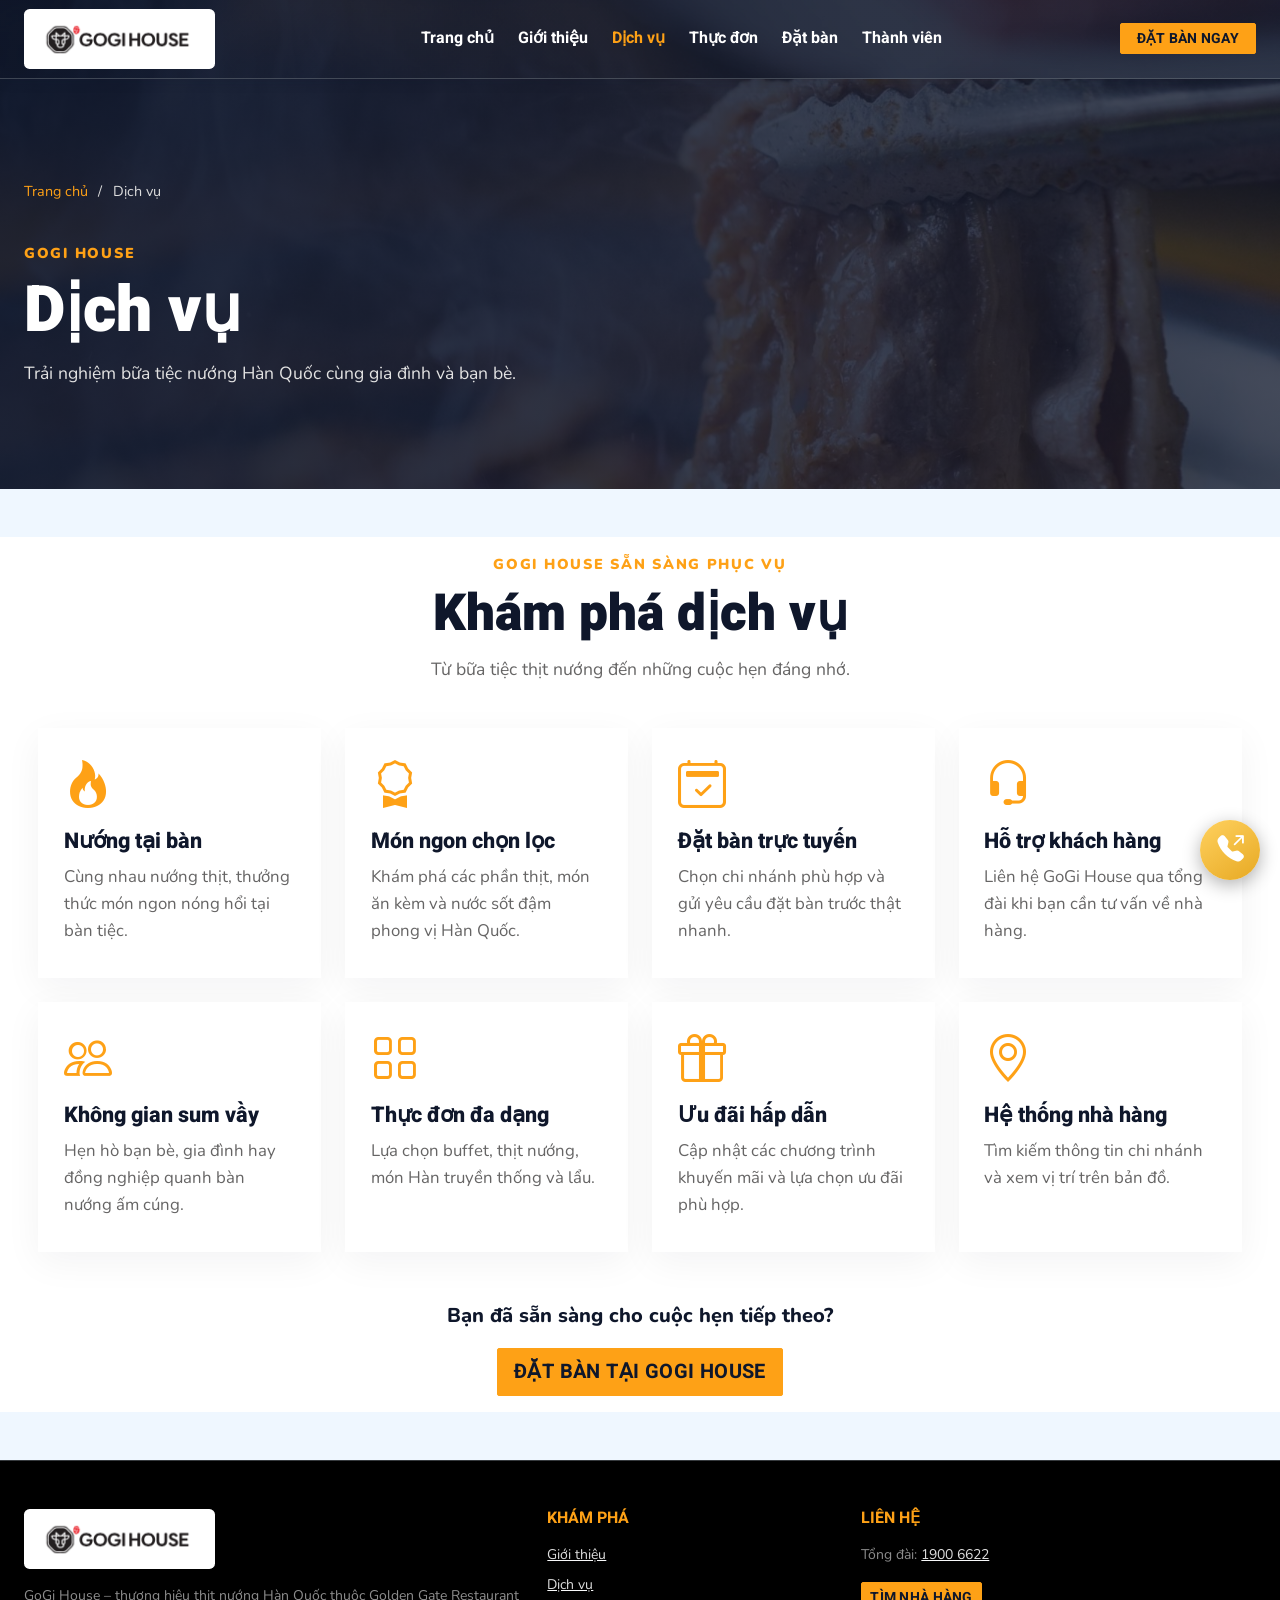
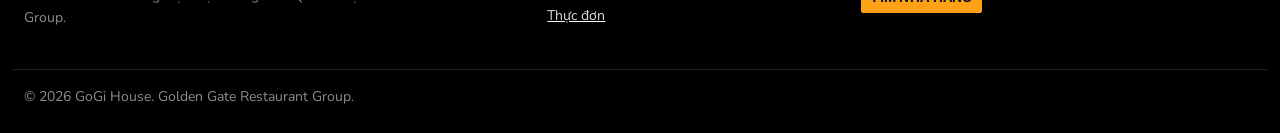
<file: html/service.html>
<!DOCTYPE html>
<html lang="vi">
<head>
  <meta charset="UTF-8">
  <meta name="viewport" content="width=device-width, initial-scale=1.0">
  <meta name="theme-color" content="#0f172b">
  <title>Dịch vụ GoGi House | Trải nghiệm thịt nướng Hàn Quốc</title>
  <link href="https://cdn.jsdelivr.net/npm/bootstrap@5.3.3/dist/css/bootstrap.min.css" rel="stylesheet" integrity="sha384-QWTKZyjpPEjISv5WaRU9OFeRpok6YctnYmDr5pNlyT2bRjXh0JMhjY6hW+ALEwIH" crossorigin="anonymous">
  <link rel="stylesheet" href="https://cdn.jsdelivr.net/npm/bootstrap-icons@1.11.3/font/bootstrap-icons.min.css">
  <link rel="stylesheet" href="../css/restoran-theme.css">
</head>
<body class="d-flex flex-column min-vh-100">
  <nav class="navbar navbar-expand-lg navbar-dark bg-black sticky-top border-bottom border-secondary border-opacity-50 py-3 shadow">
    <div class="container">
      <a class="navbar-brand bg-white rounded-3 px-2 py-1 d-inline-flex align-items-center" href="../index.html"><img src="../image/Logo.png" alt="GoGi House" class="img-fluid"></a>
      <button class="navbar-toggler border-secondary" type="button" data-bs-toggle="collapse" data-bs-target="#mainNavbar" aria-controls="mainNavbar" aria-expanded="false" aria-label="Mở điều hướng"><span class="navbar-toggler-icon"></span></button>
      <div class="collapse navbar-collapse" id="mainNavbar">
        <ul class="navbar-nav mx-auto mb-2 mb-lg-0 gap-lg-2">
  <li class="nav-item"><a class="nav-link fw-semibold" href="../index.html">Trang chủ</a></li>
  <li class="nav-item"><a class="nav-link fw-semibold" href="about.html">Giới thiệu</a></li>
  <li class="nav-item"><a class="nav-link active fw-semibold text-warning" href="service.html">Dịch vụ</a></li>
  <li class="nav-item"><a class="nav-link fw-semibold" href="menu.html">Thực đơn</a></li>
  <li class="nav-item"><a class="nav-link fw-semibold" href="booking.html">Đặt bàn</a></li>
  <li class="nav-item"><a class="nav-link fw-semibold" href="members.html">Thành viên</a></li>
</ul>
        <a href="booking.html" class="btn btn-warning btn-sm fw-bold px-3">Đặt bàn ngay</a>
      </div>
    </div>
  </nav>

  <header class="theme-page-hero service-page-hero"><div class="container"><nav aria-label="Điều hướng trang"><a href="../index.html">Trang chủ</a><span>/</span><span>Dịch vụ</span></nav><p class="theme-kicker">GoGi House</p><h1>Dịch vụ</h1><p>Trải nghiệm bữa tiệc nướng Hàn Quốc cùng gia đình và bạn bè.</p></div></header>
  <main class="flex-grow-1 service-page">
    <section class="service-catalog py-5" aria-labelledby="serviceTitle">
      <div class="container py-lg-3">
        <div class="text-center service-heading"><p class="theme-kicker">GoGi House sẵn sàng phục vụ</p><h1 id="serviceTitle">Khám phá dịch vụ</h1><p>Từ bữa tiệc thịt nướng đến những cuộc hẹn đáng nhớ.</p></div>
        <div class="row g-4">
          <div class="col-sm-6 col-xl-3"><article class="service-card"><i class="bi bi-fire"></i><h2>Nướng tại bàn</h2><p>Cùng nhau nướng thịt, thưởng thức món ngon nóng hổi tại bàn tiệc.</p></article></div>
          <div class="col-sm-6 col-xl-3"><article class="service-card"><i class="bi bi-award"></i><h2>Món ngon chọn lọc</h2><p>Khám phá các phần thịt, món ăn kèm và nước sốt đậm phong vị Hàn Quốc.</p></article></div>
          <div class="col-sm-6 col-xl-3"><article class="service-card"><i class="bi bi-calendar2-check"></i><h2>Đặt bàn trực tuyến</h2><p>Chọn chi nhánh phù hợp và gửi yêu cầu đặt bàn trước thật nhanh.</p></article></div>
          <div class="col-sm-6 col-xl-3"><article class="service-card"><i class="bi bi-headset"></i><h2>Hỗ trợ khách hàng</h2><p>Liên hệ GoGi House qua tổng đài khi bạn cần tư vấn về nhà hàng.</p></article></div>
          <div class="col-sm-6 col-xl-3"><article class="service-card"><i class="bi bi-people"></i><h2>Không gian sum vầy</h2><p>Hẹn hò bạn bè, gia đình hay đồng nghiệp quanh bàn nướng ấm cúng.</p></article></div>
          <div class="col-sm-6 col-xl-3"><article class="service-card"><i class="bi bi-grid"></i><h2>Thực đơn đa dạng</h2><p>Lựa chọn buffet, thịt nướng, món Hàn truyền thống và lẩu.</p></article></div>
          <div class="col-sm-6 col-xl-3"><article class="service-card"><i class="bi bi-gift"></i><h2>Ưu đãi hấp dẫn</h2><p>Cập nhật các chương trình khuyến mãi và lựa chọn ưu đãi phù hợp.</p></article></div>
          <div class="col-sm-6 col-xl-3"><article class="service-card"><i class="bi bi-geo-alt"></i><h2>Hệ thống nhà hàng</h2><p>Tìm kiếm thông tin chi nhánh và xem vị trí trên bản đồ.</p></article></div>
        </div>
        <div class="text-center service-cta"><p>Bạn đã sẵn sàng cho cuộc hẹn tiếp theo?</p><a class="btn btn-warning btn-lg" href="booking.html">Đặt bàn tại GoGi House</a></div>
      </div>
    </section>
  </main>

  <footer class="bg-black text-light pt-5 pb-4 border-top border-secondary border-opacity-50 mt-auto"><div class="container"><div class="row g-4 pb-4 border-bottom border-secondary border-opacity-25">
    <div class="col-lg-5"><a href="../index.html" class="bg-white rounded-3 px-2 py-1 d-inline-block mb-3"><img src="../image/Logo.png" alt="GoGi House" class="img-fluid"></a><p class="small text-secondary">GoGi House – thương hiệu thịt nướng Hàn Quốc thuộc Golden Gate Restaurant Group.</p></div>
    <div class="col-6 col-lg-3"><h2 class="h6 text-warning fw-bold text-uppercase mb-3">Khám phá</h2><ul class="list-unstyled d-grid gap-2 small"><li><a href="about.html" class="link-light">Giới thiệu</a></li><li><a href="service.html" class="link-light">Dịch vụ</a></li><li><a href="menu.html" class="link-light">Thực đơn</a></li></ul></div>
    <div class="col-6 col-lg-4"><h2 class="h6 text-warning fw-bold text-uppercase mb-3">Liên hệ</h2><p class="small text-secondary">Tổng đài: <a class="link-light" href="tel:19006622">1900 6622</a></p><a href="booking.html" class="btn btn-warning btn-sm">Tìm nhà hàng</a></div>
  </div><div class="pt-3 small text-secondary">© 2026 GoGi House. Golden Gate Restaurant Group.</div></div></footer>
  <script src="https://cdn.jsdelivr.net/npm/bootstrap@5.3.3/dist/js/bootstrap.bundle.min.js" integrity="sha384-YvpcrYf0tY3lHB60NNkmXc5s9fDVZLESaAA55NDzOxhy9GkcIdslK1eN7N6jIeHz" crossorigin="anonymous"></script>
  <a class="floating-call" href="tel:19006622" aria-label="Gọi hotline GoGi House 1900 6622"><i class="bi bi-telephone-outbound-fill" aria-hidden="true"></i></a>
</body>
</html>
</file>
<file: css/restoran-theme.css>
@import url('https://fonts.googleapis.com/css2?family=Heebo:wght@400;500;600;700;800;900&family=Nunito:wght@400;600;700;800;900&display=swap');


* { box-sizing: border-box; }

:root {
  --bs-body-bg: #171613;
  --bs-body-color: #eee9df;
  --bs-secondary-color: #c2bbae;
  --bs-tertiary-bg: #211f1b;
  --bs-danger-rgb: 184, 133, 79;
  --bs-warning-rgb: 216, 177, 116;
  color-scheme: dark;
  --page-bg: #090a09;
  --text-main: #e4e3e0;
  --text-muted: #b8b8b5;
  --accent: #d8b174;
  --line: rgba(238, 233, 223, .18);
}

html, body { min-height: 100%; margin: 0; }
body { background: var(--page-bg); color: var(--text-main); font-family: Arial, 'Segoe UI', sans-serif; }
a { color: inherit; }
.bg-danger, .btn-danger, .badge.text-bg-danger { background-color: #b8854f !important; }
.btn-danger { border-color: #b8854f !important; color: #171613 !important; }
.bg-warning, .btn-warning, .badge.text-bg-warning { background-color: var(--accent) !important; }
.btn-warning { border-color: var(--accent) !important; color: #171613 !important; }
.text-warning, .text-danger, .link-danger { color: var(--accent) !important; }
.text-secondary { color: var(--text-muted) !important; }
.navbar { background: rgba(23, 22, 19, .98) !important; backdrop-filter: blur(12px); }
.navbar .nav-link { color: #d6d0c5; }
.navbar .nav-link:hover, .navbar .nav-link.active { color: var(--accent) !important; }
.navbar-brand img, footer img { width: auto; max-height: 48px; }
.btn { border-radius: 2px; letter-spacing: 0; text-transform: uppercase; }
.btn-outline-light { --bs-btn-color: #eee9df; --bs-btn-border-color: rgba(238,233,223,.55); --bs-btn-hover-bg: var(--accent); --bs-btn-hover-border-color: var(--accent); --bs-btn-hover-color: #171613; }
.rounded-4, .rounded-3 { border-radius: .35rem !important; }
.topbar { background: #b8854f; color: #171613; font-size: .78rem; }
.header-inner, .footer-inner { width: min(100% - 3rem, 1510px); margin-inline: auto; }
.topbar-inner { display: flex; justify-content: space-between; gap: 1rem; padding-block: .45rem; }
.topbar-divider { opacity: .65; }
.site-nav { position: sticky; top: 0; z-index: 10; border-bottom: 1px solid var(--line); background: rgba(12, 13, 12, .96); backdrop-filter: blur(12px); }
.nav-inner { display: flex; align-items: center; justify-content: space-between; gap: 1.5rem; min-height: 76px; }
.brand { display: inline-flex; flex: 0 0 auto; align-items: center; padding: .3rem .55rem; border-radius: .25rem; background: #fff; }
.brand img { display: block; width: auto; max-height: 42px; }
.header-links, .footer-links { display: flex; align-items: center; flex-wrap: wrap; gap: clamp(.75rem, 1.5vw, 1.6rem); }
.header-links a, .footer-links a { color: #d0cec8; font-size: .85rem; text-decoration: none; transition: color .2s ease; }
.header-links a:hover, .header-links a:focus-visible, .header-links a.current, .footer-links a:hover { color: var(--accent); }
.header-cta { flex: 0 0 auto; padding: .55rem .9rem; border: 1px solid var(--accent); color: var(--accent); font-size: .76rem; letter-spacing: .05em; text-decoration: none; text-transform: uppercase; }
.header-cta:hover { background: var(--accent); color: #171613; }
.welcome-layout {
  position: relative;
  display: grid;
  grid-template-columns: minmax(300px, 34fr) minmax(270px, 30fr) minmax(350px, 31fr);
  align-items: center;
  column-gap: 2.5%;
  min-height: calc(100svh - 180px);
  overflow: hidden;
  padding: 4.5rem 6vw 3rem;
  background: var(--page-bg);
}




@media (max-width: 1150px) {
  .welcome-layout { grid-template-columns: minmax(240px, 1fr) minmax(230px, .85fr); gap: 2rem; padding-inline: 5vw; }
  .welcome-copy { grid-column: 1; padding-left: 2vw; }
  .welcome-copy h1 {font-size: clamp(5.5rem, 11vw, 9rem); }
  .visual-main { grid-column: 2; grid-row: 1; height: min(72vh, 720px); min-height: 430px; }
  .welcome-aside { grid-column: 1 / 3; grid-row: 2; display: grid; grid-template-columns: minmax(220px, .8fr) 1fr; align-items: center; gap: 2rem; padding-left: 2vw; }
  .visual-side { aspect-ratio: 1.65 / 1; }
  .aside-copy { margin-top: 0; }
}
@media (max-width: 620px) {
  .header-inner, .footer-inner { width: min(100% - 2rem, 1510px); }
  .topbar-inner { flex-direction: column; gap: 0; font-size: .7rem; }
  .nav-inner { flex-wrap: wrap; justify-content: center; gap: .65rem 1rem; padding-block: .65rem; }
  .brand img { max-height: 34px; }
  .header-links { order: 3; justify-content: center; width: 100%; gap: .55rem 1rem; }
  .header-links a { font-size: .76rem; }
  .header-cta { padding: .4rem .6rem; font-size: .68rem; }
  .welcome-layout { display: flex; flex-direction: column; align-items: stretch; gap: 1.5rem; padding: 3.5rem 1.25rem 2.5rem; overflow: visible; }
  .welcome-copy { order: 0; padding: 0; }
  .welcome-eyebrow { gap: .75rem; font-size: 1.25rem; }
  .welcome-copy h1 { margin-top: .5rem; margin-bottom: .8rem; font-size: clamp(5.2rem, 22vw, 8rem); }
  .scroll-link { display: none; }
  .visual-main { order: 1; width: 100%; height: 58vh; min-height: 320px; max-height: 560px; }
  .welcome-aside { order: 2; display: block; padding: 0; }
  .visual-side { aspect-ratio: 1.55 / 1; }
  .aside-copy { margin-top: 1.2rem; padding-top: 1rem; }
  .aside-copy > p { font-size: 1.05rem; }
  .site-links { gap: .9rem; margin-top: 1.3rem; }
  .site-links a { font-size: .75rem; }
  .footer-inner { grid-template-columns: 1fr; }
  .copyright { grid-column: 1; }
}
@media (max-width: 700px) {
  .brand-container { width: min(100% - 2rem, 1510px); }
  .brand-row { grid-template-columns: 1fr; gap: .5rem; padding: 1rem 0; }
  .brand-list { gap: .35rem; }
  .brand-wordmark { min-width: 76px; min-height: 50px; padding: .45rem .6rem; font-size: .9rem; }
}
@media (prefers-reduced-motion: reduce) {
  .brand-wordmark { transition: none; }
}

/* ===== Merged from members.css ===== */
:root {
  --page-bg: #171613;
  --panel-bg: #211f1b;
  --text-main: #eee9df;
  --text-muted: #c2bbae;
  --accent: #d8b174;
  --line: rgba(238, 233, 223, .14);
}

body { background: var(--page-bg); color: var(--text-main); font-family: Arial, 'Segoe UI', sans-serif; line-height: 1.7; }
h1, h2, h3 { letter-spacing: 0; }
.topbar { background: #b8854f; color: #171613; }
.navbar { background: rgba(23, 22, 19, .97); border-bottom: 1px solid var(--line); backdrop-filter: blur(12px); }
.navbar-brand img { display: block; width: auto; max-height: 46px; }
.navbar .nav-link { color: #d6d0c5; }
.navbar .nav-link:hover, .navbar .nav-link.active { color: var(--accent); }
.btn-warm { background: var(--accent); border: 1px solid var(--accent); border-radius: 2px; color: #171613; text-transform: uppercase; letter-spacing: 0; }
.btn-warm:hover, .btn-warm:focus { background: #e6c58f; border-color: #e6c58f; color: #171613; }
.page-hero { background: radial-gradient(ellipse at 80% 0%, rgba(216,177,116,.14), transparent 45%), #1d1b17; border-bottom: 1px solid var(--line); }
.eyebrow, .section-kicker { color: var(--accent); font-size: .8rem; font-weight: 700; letter-spacing: .08em; text-transform: uppercase; }
.page-hero p, .roster-heading p { color: var(--text-muted); }
.roster-heading { max-width: 760px; }
.member-list { max-width: 960px; border-top: 1px solid var(--line); }
.member-card { display: flex; align-items: center; gap: 22px; min-height: 150px; padding: 20px 8px; border-bottom: 1px solid var(--line); }
.member-avatar { display: grid; place-items: center; width: 100px; height: 100px; flex: 0 0 100px; border: 8px solid #2b2a27; border-radius: 50%; background: linear-gradient(145deg, #39352e, #211f1b); color: var(--accent); font-size: 2.4rem; object-fit: cover; }
.member-info { min-width: 0; }
.member-name { margin: 0 0 2px; color: var(--text-main); font-size: 1.25rem; font-weight: 700; }
.member-caption { margin: 0; color: var(--text-muted); font-size: 1.05rem; }
.site-footer { background: #11110f; border-top: 1px solid var(--line); color: var(--text-muted); }
.footer-link { color: var(--accent); text-decoration: none; }
.footer-link:hover { color: #f3d9a3; }
@media (max-width: 575.98px) {
  .member-card { gap: 16px; min-height: 120px; padding: 16px 2px; }
  .member-avatar { width: 80px; height: 80px; flex-basis: 80px; border-width: 6px; font-size: 2rem; }
  .member-name { font-size: 1.05rem; }
  .member-caption { font-size: .9rem; }
}


/* ===== Merged from responsive.css ===== */
/* Shared responsive layout refinements for all GoGi pages. */
:root { --layout-gutter: clamp(1rem, 4vw, 3.5rem); }
html { scroll-behavior: smooth; }
body { min-width: 320px; overflow-x: hidden; }
img, iframe, video { max-width: 100%; }
.container { --bs-gutter-x: clamp(1.5rem, 4vw, 3rem); }
main, section, header, footer, nav { min-width: 0; }
.navbar { z-index: 1030; }
.navbar .container { gap: .75rem; }
.navbar-brand { flex: 0 0 auto; }
.navbar-collapse { align-items: center; }
.navbar-nav .nav-link { padding-inline: .7rem; }
.navbar .btn { white-space: nowrap; }
button, .btn, a { touch-action: manipulation; }
:where(button, .btn, .nav-link, input, select, textarea):focus-visible { outline: 2px solid #d8b174; outline-offset: 3px; }

/* Home */
.welcome-layout { grid-template-columns: minmax(0, 1fr) minmax(0, 1.05fr) minmax(250px, .95fr); column-gap: clamp(1rem, 2.5vw, 2.5rem); padding-inline: var(--layout-gutter); }
.welcome-copy { padding-left: clamp(0px, 3vw, 3rem); }
.welcome-copy h1 { font-size: clamp(5rem, 10vw, 12rem); }
.visual-main { min-height: min(68vh, 650px); }
.brand-container { width: min(100% - 2 * var(--layout-gutter), 1510px); }
.brand-list { min-width: 0; }

/* Branch locator */
.branch-map-layout { grid-template-columns: minmax(0, 1.35fr) minmax(290px, .85fr); }
.branch-map-frame, .branch-map-frame iframe { min-height: clamp(400px, 55vw, 620px); }
.branch-list { overscroll-behavior: contain; }
.branch-actions a, .branch-actions button { min-height: 44px; }

/* Member roster */
.member-list { width: 100%; }
.member-avatar { object-fit: cover; }

/* Shared content rhythm */
.card, .member-card, .branch-card { min-width: 0; }
footer .input-group { max-width: 100%; }

@media (min-width: 1200px) {
  .container { max-width: 1320px; }
}
@media (max-width: 991.98px) {
  .navbar { padding-block: .65rem !important; }
  .navbar-collapse { padding-top: .85rem; }
  .navbar-nav { gap: 0 !important; }
  .navbar .nav-link { padding: .65rem .25rem; }
  .navbar-collapse > .d-flex { padding-top: .5rem; }
  .welcome-layout { grid-template-columns: minmax(0, 1fr) minmax(0, 1fr); row-gap: 1.75rem; }
  .welcome-copy h1 { font-size: clamp(5rem, 12vw, 9rem); }
  .visual-main { min-height: 420px; }
  .brand-row { grid-template-columns: minmax(120px, 180px) 1fr; gap: 1rem; }
}
@media (max-width: 767.98px) {
  .container { --bs-gutter-x: 1.5rem; }
  .topbar .container { align-items: flex-start !important; }
  .topbar .container > div:last-child { flex-wrap: wrap; gap: .4rem .8rem !important; }
  .welcome-layout { display: flex; flex-direction: column; align-items: stretch; gap: 1.25rem; min-height: 0; padding: 2.75rem var(--layout-gutter) 2rem; }
  .welcome-copy { order: 0; padding: 0; }
  .welcome-copy h1 { font-size: clamp(4.5rem, 19vw, 8rem); }
  .visual-main { order: 1; width: 100%; height: clamp(300px, 68vw, 520px); min-height: 0; }
  .welcome-aside { order: 2; display: grid; grid-template-columns: minmax(0, .95fr) minmax(0, 1.05fr); align-items: center; gap: 1.25rem; padding: 0; }
  .aside-copy { margin: 0; }
  .aside-copy > p { font-size: 1rem; }
  .site-links { gap: .7rem 1rem; margin-top: 1rem; }
  .brand-showcase { padding-block: 2.75rem; }
  .brand-row { grid-template-columns: 1fr; gap: .55rem; padding-block: 1rem; }
  .brand-list { gap: .25rem; }
  .brand-wordmark { min-width: 72px; min-height: 44px; padding: .4rem .55rem; font-size: .86rem; }
  .branch-map-layout { grid-template-columns: 1fr; gap: 1.25rem; }
  .branch-map-frame { grid-column: 1; grid-row: 1; }
  .branch-directory { grid-column: 1; grid-row: 2; }
  .branch-map-frame, .branch-map-frame iframe { min-height: clamp(280px, 70vw, 420px); }
  .branch-list { max-height: min(55vh, 440px); }
  .member-card { gap: 1rem; }
  footer .row { --bs-gutter-y: 1.5rem; }
}
@media (max-width: 575.98px) {
  .navbar-brand img, footer img { max-height: 38px !important; }
  .navbar .container { justify-content: space-between; }
  .navbar-collapse > .d-flex { align-items: stretch !important; flex-direction: column; }
  .navbar-collapse > .d-flex .btn { width: 100%; padding-block: .6rem; }
  .topbar { font-size: .72rem !important; }
  .welcome-layout { padding-inline: 1rem; }
  .welcome-eyebrow { gap: .65rem; font-size: 1.05rem; }
  .welcome-copy h1 { font-size: clamp(4.2rem, 20vw, 6.3rem); }
  .visual-main { height: clamp(260px, 82vw, 390px); }
  .welcome-aside { grid-template-columns: 1fr; gap: .75rem; }
  .visual-side { aspect-ratio: 1.8 / 1; }
  .aside-copy { padding-top: .85rem; }
  .brand-container { width: calc(100% - 2rem); }
  .brand-heading h2 { font-size: 1.55rem; }
  .brand-wordmark { min-width: 0; min-height: 40px; flex: 1 1 28%; padding-inline: .35rem; font-size: .75rem; }
  .branch-breadcrumb { font-size: .8rem; }
  .branch-map-frame, .branch-map-frame iframe { min-height: 280px; }
  .branch-actions { flex-wrap: wrap; }
  .branch-phone { flex: 1 1 100%; }
  .member-card { align-items: flex-start; }
  .member-avatar { width: 68px; height: 68px; flex-basis: 68px; border-width: 5px; }
  footer .input-group { flex-wrap: wrap; gap: .5rem; }
  footer .input-group > .form-control { width: 100%; border-radius: .25rem !important; }
  footer .input-group > .btn { width: 100%; border-radius: .25rem !important; }
}
@media (prefers-reduced-motion: reduce) {
  html { scroll-behavior: auto; }
  *, *::before, *::after { scroll-behavior: auto !important; transition-duration: .01ms !important; animation-duration: .01ms !important; animation-iteration-count: 1 !important; }
}
@media (max-width: 575.98px) {
  .navbar.sticky-top {
    padding-top: max(2.5rem, env(safe-area-inset-top)) !important;
  }
}
/* Floating hotline shortcut */
.floating-call {
  position: fixed;
  right: max(1.25rem, env(safe-area-inset-right));
  bottom: max(1.25rem, env(safe-area-inset-bottom));
  z-index: 1040;
  display: grid;
  width: 60px;
  height: 60px;
  place-items: center;
  border: 0;
  border-radius: 50%;
  background: linear-gradient(145deg, #ffd15f, #e7a923);
  color: #fff;
  box-shadow: 0 5px 18px rgba(0, 0, 0, .3);
  font-size: 1.65rem;
  line-height: 1;
  text-decoration: none;
  transition: transform .2s ease, box-shadow .2s ease;
}
.floating-call:hover, .floating-call:focus-visible {
  color: #fff;
  box-shadow: 0 8px 24px rgba(0, 0, 0, .38);
  transform: translateY(-3px);
}
@media (max-width: 575.98px) {
  .floating-call { right: max(1rem, env(safe-area-inset-right)); bottom: max(1rem, env(safe-area-inset-bottom)); width: 54px; height: 54px; font-size: 1.45rem; }
}


/* ===== Existing restoran-theme.css ===== */


:root {
  --gogi-ink: #0f172b;
  --gogi-accent: #fea116;
  --gogi-paper: #f5f5f5;
  --gogi-copy: #666565;
  --bs-body-bg: #fff;
  --bs-body-color: var(--gogi-copy);
  --bs-secondary-color: #666565;
  --bs-tertiary-bg: #f5f5f5;
  --bs-warning-rgb: 254, 161, 22;
  --bs-danger-rgb: 254, 161, 22;
  color-scheme: light;
}

html, body { background: #eff7ff; color: var(--gogi-copy); font-family: 'Nunito', Arial, sans-serif; }
body { line-height: 1.6; }
h1, h2, h3, h4, h5, h6, .navbar, .btn { font-family: 'Heebo', Arial, sans-serif; }
.navbar, footer { background: var(--gogi-ink) !important; }
.navbar { width: min(100%, 1650px); margin-inline: auto; padding-block: .55rem !important; background: linear-gradient(90deg, rgba(15,23,43,.9), rgba(15,23,43,.84)), url('../image/trangchu2.jpg') center 38% / cover fixed !important; box-shadow: 0 2px 12px #0f172b24 !important; }
.navbar > .container { max-width: 1560px; }
.navbar .nav-link { color: #fff !important; font-weight: 700 !important; transition: color .2s ease; }
.navbar .nav-link:hover, .navbar .nav-link.active { color: var(--gogi-accent) !important; }
.navbar .navbar-toggler { border-color: #ffffff55 !important; }
.navbar-brand { background: #fff; }
.navbar-brand img, footer img { max-height: 52px; }
.btn { border-radius: 2px !important; font-weight: 700 !important; text-transform: uppercase; letter-spacing: .02em; }
.btn-warning, .btn-danger, .bg-warning, .bg-danger, .badge.text-bg-warning, .badge.text-bg-danger { background: var(--gogi-accent) !important; border-color: var(--gogi-accent) !important; color: var(--gogi-ink) !important; }
.text-warning, .text-danger, .link-danger { color: var(--gogi-accent) !important; }
.text-secondary { color: #8d8d8d !important; }
.btn-outline-light { --bs-btn-color: #fff; --bs-btn-border-color: #fff; --bs-btn-hover-bg: var(--gogi-accent); --bs-btn-hover-border-color: var(--gogi-accent); --bs-btn-hover-color: var(--gogi-ink); }
main { background: #fff; }
main > section:not(.welcome-layout) { color: var(--gogi-copy); }
main .bg-black, main .bg-dark { background-color: var(--gogi-ink) !important; }
.card, .modal-content { border-radius: 2px !important; }
.form-control, .form-select { border-radius: 2px; }
footer { color: #f5f5f5 !important; }
footer .link-light { color: #ddd !important; }
footer .link-light:hover { color: var(--gogi-accent) !important; }

.welcome-layout {
  width: min(100%, 1650px);
  margin-inline: auto;
  min-height: min(760px, calc(100svh - 76px));
  grid-template-columns: minmax(0, 1fr) minmax(280px, .8fr);
  column-gap: 0;
  padding: clamp(3rem, 7vw, 6rem) max(6vw, calc((100vw - 1320px) / 2));
  background: linear-gradient(90deg, rgba(15,23,43,.94), rgba(15,23,43,.78)), url('../image/trangchu2.jpg') center 42% / cover fixed;
}
.welcome-copy { grid-column: 1; padding: 0 2rem 0 0; pointer-events: auto; }
.welcome-eyebrow { color: var(--gogi-accent); font-family: 'Nunito', sans-serif; font-size: 1.05rem; font-style: normal; font-weight: 800; }
.welcome-eyebrow span { width: 42px; background: var(--gogi-accent); }
.welcome-copy h1 { color: #fff; font-family: 'Heebo', sans-serif; font-size: clamp(4rem, 8vw, 7.5rem); font-weight: 900; letter-spacing: -.04em; line-height: .94; }
.scroll-link { align-items: flex-start; gap: .6rem; margin-top: 1rem; color: #fff; font-family: 'Heebo', sans-serif; font-size: .8rem; font-weight: 800; letter-spacing: .08em; }
.scroll-arrow { color: var(--gogi-accent); }
.visual-main { grid-column: 2; width: min(100%, 560px); height: auto; min-height: 0; max-height: 560px; aspect-ratio: 1 / 1; border-radius: 50%; justify-self: end; box-shadow: 0 16px 55px #0005; }
.welcome-aside { display: none; }
.brand-showcase { background: var(--gogi-paper); color: var(--gogi-copy); }
.brand-heading h2 { color: var(--gogi-ink); font-family: 'Heebo', sans-serif; font-weight: 800; }
.section-eyebrow { color: var(--gogi-accent); }
.brand-category { color: var(--gogi-ink); }
.brand-row { border-color: #e5e5e5; }

/* Page structure shared by the Restoran-style inner pages and home sections. */
.theme-page-hero { position: relative; display: flex; min-height: 410px; width: min(100%, 1650px); margin-inline: auto; align-items: center; overflow: hidden; padding: clamp(3.5rem, 7vw, 6.5rem) 0; color: #fff; background: linear-gradient(90deg, rgba(15,23,43,.91), rgba(15,23,43,.78)), url('../image/trangchu2.jpg') center 45% / cover fixed; }
.theme-page-hero::after { display: none; }
.theme-page-hero .container { position: relative; z-index: 1; }
.theme-page-hero nav { display: flex; gap: .65rem; margin-bottom: 2.4rem; color: #ddd; font-size: .9rem; }
.theme-page-hero nav a { color: var(--gogi-accent); text-decoration: none; }
.theme-page-hero h1 { max-width: 850px; margin: 0 0 .6rem; color: #fff; font-size: clamp(2.5rem, 5vw, 4.5rem); font-weight: 900; }
.theme-page-hero > .container > p:last-child { max-width: 650px; margin: 0; color: #e2e2e2; font-size: 1.1rem; }
.theme-kicker { margin: 0 0 .5rem; color: var(--gogi-accent) !important; font-size: .9rem; font-weight: 900; letter-spacing: .12em; text-transform: uppercase; }
.theme-section-title { color: var(--gogi-ink); font-size: clamp(2rem, 3.6vw, 3rem); font-weight: 900; }
.home-services { background: #fff; }
.service-tile { height: 100%; padding: 2rem 1.5rem; background: var(--gogi-paper); transition: background .2s ease, color .2s ease, transform .2s ease; }
.service-tile:hover { transform: translateY(-5px); background: var(--gogi-accent); color: var(--gogi-ink); }
.service-tile > i { display: block; margin-bottom: 1rem; color: var(--gogi-accent); font-size: 2.5rem; }
.service-tile:hover > i { color: var(--gogi-ink); }
.service-tile h2 { color: var(--gogi-ink); font-size: 1.2rem; font-weight: 800; }
.service-tile p { margin: 0; color: var(--gogi-copy); }
.service-tile:hover p { color: var(--gogi-ink); }
.home-about { background: #fff; }
.about-photo-grid { display: grid; grid-template-columns: 1fr 1fr; gap: 1rem; align-items: center; }
.about-photo-grid img { width: 100%; aspect-ratio: 1; object-fit: cover; }
.about-photo-grid img:first-child { margin-top: 2rem; }
.about-facts { display: flex; flex-wrap: wrap; gap: 2rem; margin-top: 1.4rem; padding-left: 1rem; border-left: 5px solid var(--gogi-accent); }
.about-facts div { display: grid; }
.about-facts strong { color: var(--gogi-accent); font: 900 2rem 'Heebo', sans-serif; }
.about-facts span { color: var(--gogi-ink); font-weight: 800; }
.home-menu { background: var(--gogi-paper); }
.dish-feature { height: 100%; overflow: hidden; background: #fff; box-shadow: 0 8px 24px #0f172b12; }
.dish-feature img { width: 100%; aspect-ratio: 16/10; object-fit: cover; transition: transform .35s ease; }
.dish-feature:hover img { transform: scale(1.04); }
.dish-feature > div { padding: 1.3rem 1.4rem 1.5rem; }
.dish-feature h3 { color: var(--gogi-ink); font-size: 1.2rem; font-weight: 800; }
.dish-feature p { margin-bottom: .5rem; }
.dish-feature a { color: var(--gogi-accent); font-weight: 900; text-decoration: none; }
.home-booking { color: #fff; background: var(--gogi-ink); }
.home-booking .theme-section-title { color: #fff; }
.home-booking p:not(.theme-kicker) { color: #ddd; }
 .branch-map-section, .member-list, main > section { scroll-margin-top: 82px; }
.branch-map-section { padding-block: clamp(3rem, 6vw, 5rem); }
.member-list { display: grid; grid-template-columns: repeat(auto-fit, minmax(210px, 1fr)); gap: 1.5rem; margin-bottom: 1.5rem; }
.member-card { overflow: hidden; background: var(--gogi-paper); text-align: center; }
.member-avatar { width: 100%; height: 250px; object-fit: cover; }
.member-info { padding: 1rem; }
.member-name { color: var(--gogi-ink); font-weight: 900; }
.member-caption { margin: 0; }
.brand-showcase { background: #fff; }
.site-footer { background: var(--gogi-ink) !important; color: #fff !important; }
.site-footer .footer-link { color: var(--gogi-accent); text-decoration: none; }
.about-page-hero { background-image: linear-gradient(90deg, rgba(15,23,43,.91), rgba(15,23,43,.78)), url('../image/trangchu1.jpg'); }
.about-story { background: #fff; }
.about-story-photos { position: relative; min-height: 420px; padding: 0 3rem 3rem 0; }
.about-story-main { width: 82%; height: 390px; object-fit: cover; }
.about-story-detail { position: absolute; right: 0; bottom: 0; width: 48%; height: 220px; border: 10px solid #fff; object-fit: cover; }
.about-photo-stamp { position: absolute; left: 1rem; bottom: 2rem; display: flex; align-items: center; gap: .75rem; padding: .9rem 1.2rem; color: var(--gogi-ink); background: var(--gogi-accent); font-weight: 900; line-height: 1.2; }
.about-photo-stamp i { font-size: 1.8rem; }
.about-brand-fact { display: flex; align-items: center; gap: 1rem; margin-top: 1.5rem; padding-left: 1rem; border-left: 5px solid var(--gogi-accent); }
.about-brand-fact > i { color: var(--gogi-accent); font-size: 2rem; }
.about-brand-fact div { display: grid; }
.about-brand-fact strong { color: var(--gogi-ink); font-family: 'Heebo', sans-serif; font-size: 1.2rem; }
.about-brand-fact span { color: var(--gogi-copy); }
.about-values { background: var(--gogi-paper); }
.about-value-card { height: 100%; padding: 2rem; background: #fff; box-shadow: 0 8px 24px #0f172b0d; }
.about-value-card > i { display: inline-grid; width: 3.5rem; height: 3.5rem; margin-bottom: 1rem; place-items: center; color: var(--gogi-ink); background: var(--gogi-accent); font-size: 1.6rem; }
.about-value-card h3 { color: var(--gogi-ink); font-size: 1.25rem; font-weight: 800; }
.about-value-card p { margin: 0; }
.service-page { background: #eff7ff; }
.service-catalog > .container { max-width: 1650px; padding: clamp(1.25rem, 3vw, 3rem); background: #fff; }
.service-heading { margin: 0 auto 2.75rem; }
.service-heading h1 { margin: 0 0 .65rem; color: var(--gogi-ink); font-size: clamp(2.4rem, 4vw, 3.4rem); font-weight: 900; }
.service-heading > p:last-child { margin: 0; color: var(--gogi-copy); font-size: 1.1rem; }
.service-card { height: 100%; min-height: 250px; padding: 2rem 1.6rem; background: #fff; box-shadow: 0 10px 35px #0f172b0d; transition: color .2s ease, background .2s ease, transform .2s ease; }
.service-card > i { display: block; margin-bottom: 1.2rem; color: var(--gogi-accent); font-size: 3rem; line-height: 1; }
.service-card h2 { margin-bottom: .6rem; color: var(--gogi-ink); font-size: 1.35rem; font-weight: 800; }
.service-card p { margin: 0; color: var(--gogi-copy); font-size: 1.05rem; }
.service-card:hover { transform: translateY(-4px); background: var(--gogi-accent); }
.service-card:hover > i, .service-card:hover h2, .service-card:hover p { color: #fff; }
.service-cta { margin-top: 3rem; }
.service-cta > p { color: var(--gogi-ink); font-size: 1.25rem; font-weight: 800; }
.booking-page .theme-page-hero { display: none; }
.booking-page .reservation-section { padding: 2rem 0 !important; background: #eff7ff; }
.reservation-layout { display: grid; grid-template-columns: 1fr 1fr; max-width: 1650px; padding: 0; background: var(--gogi-ink); }
.reservation-photo-frame { min-height: 560px; overflow: hidden; background: #232d43; }
.reservation-photo { display: block; width: 100%; height: 100%; min-height: 560px; object-fit: cover; }
.reservation-form-panel { display: flex; flex-direction: column; justify-content: center; padding: clamp(2rem, 4vw, 4rem); background: var(--gogi-ink); color: #fff; }
.reservation-kicker { display: flex; align-items: center; gap: 1rem; margin: 0 0 .4rem; color: var(--gogi-accent); font-family: Georgia, serif; font-size: 1.35rem; font-style: italic; font-weight: 700; }
.reservation-kicker::after { width: 3rem; height: 2px; background: var(--gogi-accent); content: ''; }
.reservation-form-panel h1 { margin: 0 0 1.5rem; color: #fff; font-size: clamp(2.1rem, 3vw, 3rem); font-weight: 900; }
.reservation-fields { display: grid; grid-template-columns: repeat(2, minmax(0, 1fr)); gap: 1rem; }
.reservation-fields .form-control, .reservation-fields .form-select { min-height: 60px; padding: 1rem; border: 0; border-radius: 0; background-color: #fff !important; color: var(--gogi-ink) !important; font-family: 'Nunito', sans-serif; font-size: 1rem; }
.reservation-fields .form-control::placeholder { color: #777 !important; opacity: 1; }
.reservation-fields .form-select:invalid { color: #777 !important; }
.reservation-fields textarea.form-control { min-height: 126px; resize: vertical; }
.reservation-request { grid-column: 1 / -1; }
.reservation-submit { width: 100%; min-height: 62px; margin-top: 1rem; color: #fff !important; font-size: 1rem; }
.reservation-submit:hover { color: var(--gogi-ink) !important; }
@media (max-width: 767.98px) {
  .navbar, .theme-page-hero, .welcome-layout { background-attachment: scroll; }
  .booking-page .reservation-section { padding: 1rem 0 !important; }
  .reservation-layout { grid-template-columns: 1fr; }
  .reservation-photo-frame, .reservation-photo { min-height: 300px; max-height: 420px; }
  .reservation-form-panel { padding: 2rem 1.25rem; }
  .reservation-fields { grid-template-columns: 1fr; gap: .75rem; }
  .reservation-request { grid-column: auto; }
}
.accordion-button:not(.collapsed) { color: var(--gogi-ink); background: #fff5e4; box-shadow: inset 0 -1px 0 #fea11644; }
.accordion-button:focus { border-color: #fea11666; box-shadow: 0 0 0 .2rem #fea11633; }
.card { color: var(--gogi-copy); box-shadow: 0 8px 24px #0f172b12 !important; }
.card h3, .card .text-dark { color: var(--gogi-ink) !important; }
.form-control:focus, .form-select:focus { border-color: var(--gogi-accent); box-shadow: 0 0 0 .2rem #fea11633; }

@media (max-width: 767.98px) {
  .welcome-layout { display: flex; min-height: 0; flex-direction: column; align-items: stretch; gap: 2rem; padding: 3.5rem 1.25rem; }
  .welcome-copy { padding: 0; }
  .welcome-copy h1 { font-size: clamp(4rem, 18vw, 6rem); }
  .visual-main { width: min(100%, 440px); align-self: center; }
  .about-story-photos { min-height: 320px; padding-right: 1.5rem; padding-bottom: 2rem; }
  .about-story-main { height: 300px; }
  .about-story-detail { height: 150px; border-width: 7px; }
}

/* Menu layout with empty photo slots for later food photography. */
.menu-redesign { background: #eff7ff; }
.menu-redesign-section { padding: 0 0 2rem; background: #eff7ff; }
.menu-redesign-container { max-width: 1650px; min-height: 75vh; padding: 0 clamp(1.25rem, 3vw, 2rem) 3.5rem; background: #fff; }
.menu-redesign-heading { padding-top: 1.5rem; text-align: center; }
.menu-redesign-heading .theme-kicker { display: none; }
.menu-redesign-heading h1 { margin: 0; color: var(--gogi-ink); font-size: clamp(2.2rem, 3.5vw, 3.2rem); font-weight: 900; }
.menu-redesign-heading > p:last-child { margin: .5rem 0 0; color: var(--gogi-copy); }
.menu-category-tabs { display: flex; justify-content: center; width: fit-content; max-width: 100%; margin: 2rem auto 3rem; border-bottom: 1px solid #d8dee8; }
.menu-category-tab { display: flex; align-items: center; gap: .75rem; min-height: 76px; padding: .9rem 1.25rem; border: 0; border-bottom: 2px solid transparent; background: #fff; color: var(--gogi-ink); font-family: 'Nunito', sans-serif; font-size: 1rem; font-weight: 800; }
.menu-category-tab i { color: var(--gogi-accent); font-size: 1.8rem; }
.menu-category-tab:hover { color: var(--gogi-accent); }
.menu-category-tab.active { border-bottom-color: var(--gogi-accent); }
.menu-redesign-panel[hidden] { display: none !important; }
.menu-items-grid { display: grid; grid-template-columns: repeat(2, minmax(0, 1fr)); gap: 1.7rem 2rem; }
.menu-item { display: grid; grid-template-columns: 100px minmax(0, 1fr); align-items: center; gap: 1rem; min-height: 100px; }
.menu-item-photo { display: block; width: 100px; height: 100px; overflow: hidden; background: #eef1f5; object-fit: cover; }
.menu-item-details { min-width: 0; }
.menu-item-title { display: flex; align-items: baseline; justify-content: space-between; gap: .7rem; padding-bottom: .45rem; border-bottom: 1px solid #d8dee8; }
.menu-item-title h2 { margin: 0; color: var(--gogi-ink); font-size: 1.2rem; font-weight: 800; }
.menu-item-title strong { flex: 0 0 auto; color: var(--gogi-accent); font-family: 'Heebo', sans-serif; font-size: 1.2rem; }
.menu-item-details p { margin: .45rem 0 0; color: var(--gogi-copy); font-size: .95rem; font-style: italic; line-height: 1.45; }
.menu-redesign-cta { margin: 2.5rem 0 0; text-align: center; }
#buffet-panel .menu-items-grid { grid-template-columns: 1fr; gap: 2.5rem; }
#buffet-panel .menu-item { grid-template-columns: minmax(0, 40%) minmax(0, 1fr); align-items: start; gap: 2rem; min-height: 0; }
#buffet-panel .menu-item-photo { width: 100%; height: auto; aspect-ratio: 1.6 / 1; border-radius: 6px; object-fit: cover; }
#buffet-panel .menu-item-details { padding-top: .15rem; }
#buffet-panel .menu-item-title { display: block; padding: 0; border: 0; }
#buffet-panel .menu-item-title h2 { margin-bottom: .7rem; color: #111 !important; font-size: clamp(1.6rem, 2.2vw, 2rem); font-weight: 700; }
#buffet-panel .menu-item-title strong { display: block; color: #111; font-size: 1.35rem; font-weight: 500; }
#buffet-panel .menu-item-vat { margin: .4rem 0 1rem; padding-bottom: 1rem; border-bottom: 1px solid #d8dee8; color: #888; font-size: .82rem; font-style: italic; }
#buffet-panel .menu-item-details > p:not(.menu-item-vat) { margin-top: .8rem; font-style: normal; }
@media (max-width: 767.98px) {
  .menu-redesign-container { padding: 0 1rem 2.5rem; }
  .menu-category-tabs { margin: 1.5rem auto 2rem; }
  .menu-category-tab { min-height: 64px; padding: .7rem 1rem; }
  .menu-items-grid { grid-template-columns: 1fr; gap: 1rem; }
  .menu-item { grid-template-columns: 84px minmax(0, 1fr); gap: .75rem; min-height: 84px; }
  .menu-item-photo { width: 84px; height: 84px; }
  .menu-item-title h2, .menu-item-title strong { font-size: 1rem; }
  .menu-item-details p { font-size: .82rem; }
  #buffet-panel .menu-item { grid-template-columns: 1fr; gap: 1rem; }
  #buffet-panel .menu-item-photo { aspect-ratio: 1.6 / 1; }
  #buffet-panel .menu-item-title h2 { font-size: 1.5rem; }
}

/* Member roster: five vertical cards in one row on wide screens. */
.member-list {
  display: grid;
  grid-template-columns: repeat(5, minmax(0, 1fr));
  max-width: 1320px;
  gap: 1.25rem;
  margin-inline: auto;
  border-top: 0;
}

.member-card {
  display: flex;
  min-height: 0;
  flex-direction: column;
  align-items: stretch;
  gap: 0;
  padding: 0;
  border: 1px solid var(--gogi-line, #e5e5e5);
  background: var(--gogi-paper, #f8f5ef);
  text-align: center;
}

.member-avatar {
  display: block;
  width: 100%;
  height: auto;
  aspect-ratio: 4 / 3;
  flex: 0 0 auto;
  border: 0;
  border-radius: 0;
  object-fit: cover;
}

.member-info {
  padding: 1rem .75rem;
}

@media (max-width: 991.98px) {
  .member-list { grid-template-columns: repeat(3, minmax(0, 1fr)); }
}

@media (max-width: 575.98px) {
  .member-list { grid-template-columns: repeat(2, minmax(0, 1fr)); gap: .75rem; }
  .member-info { padding: .75rem .5rem; }
}
</file>
